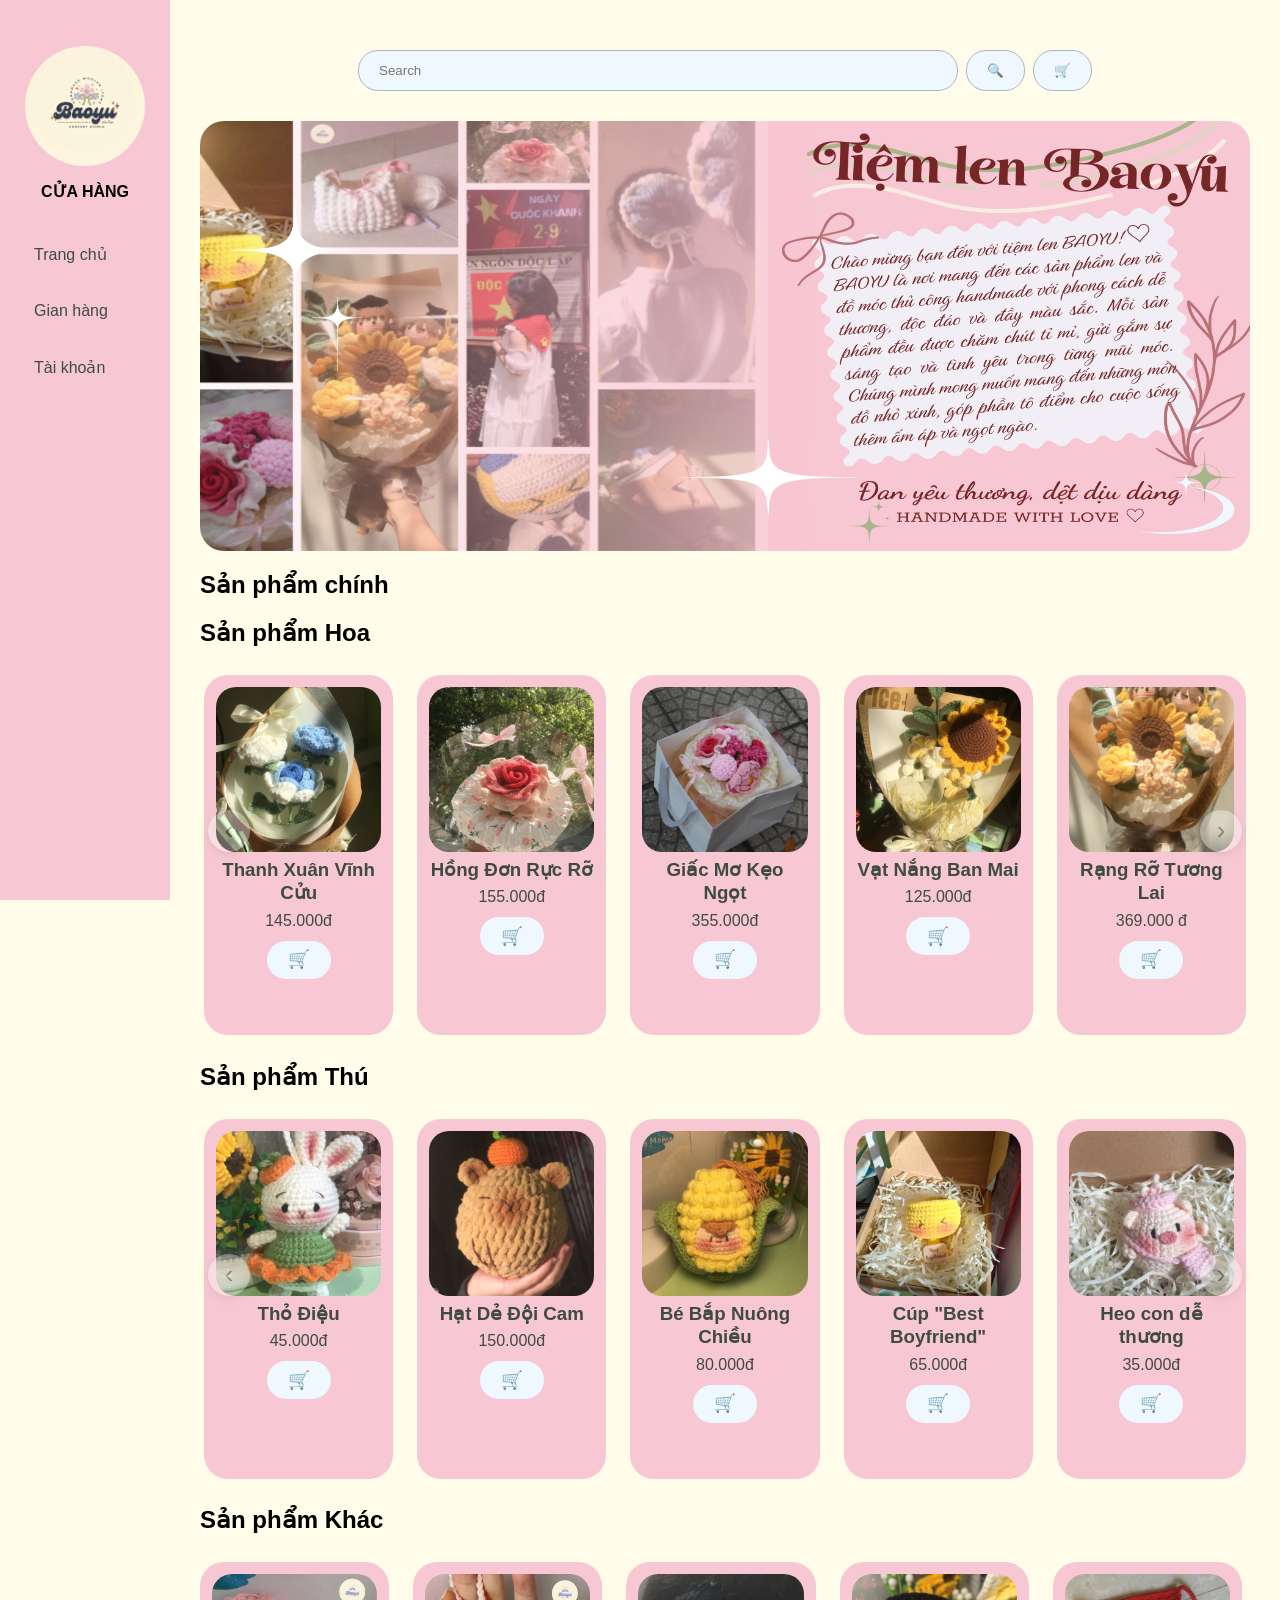
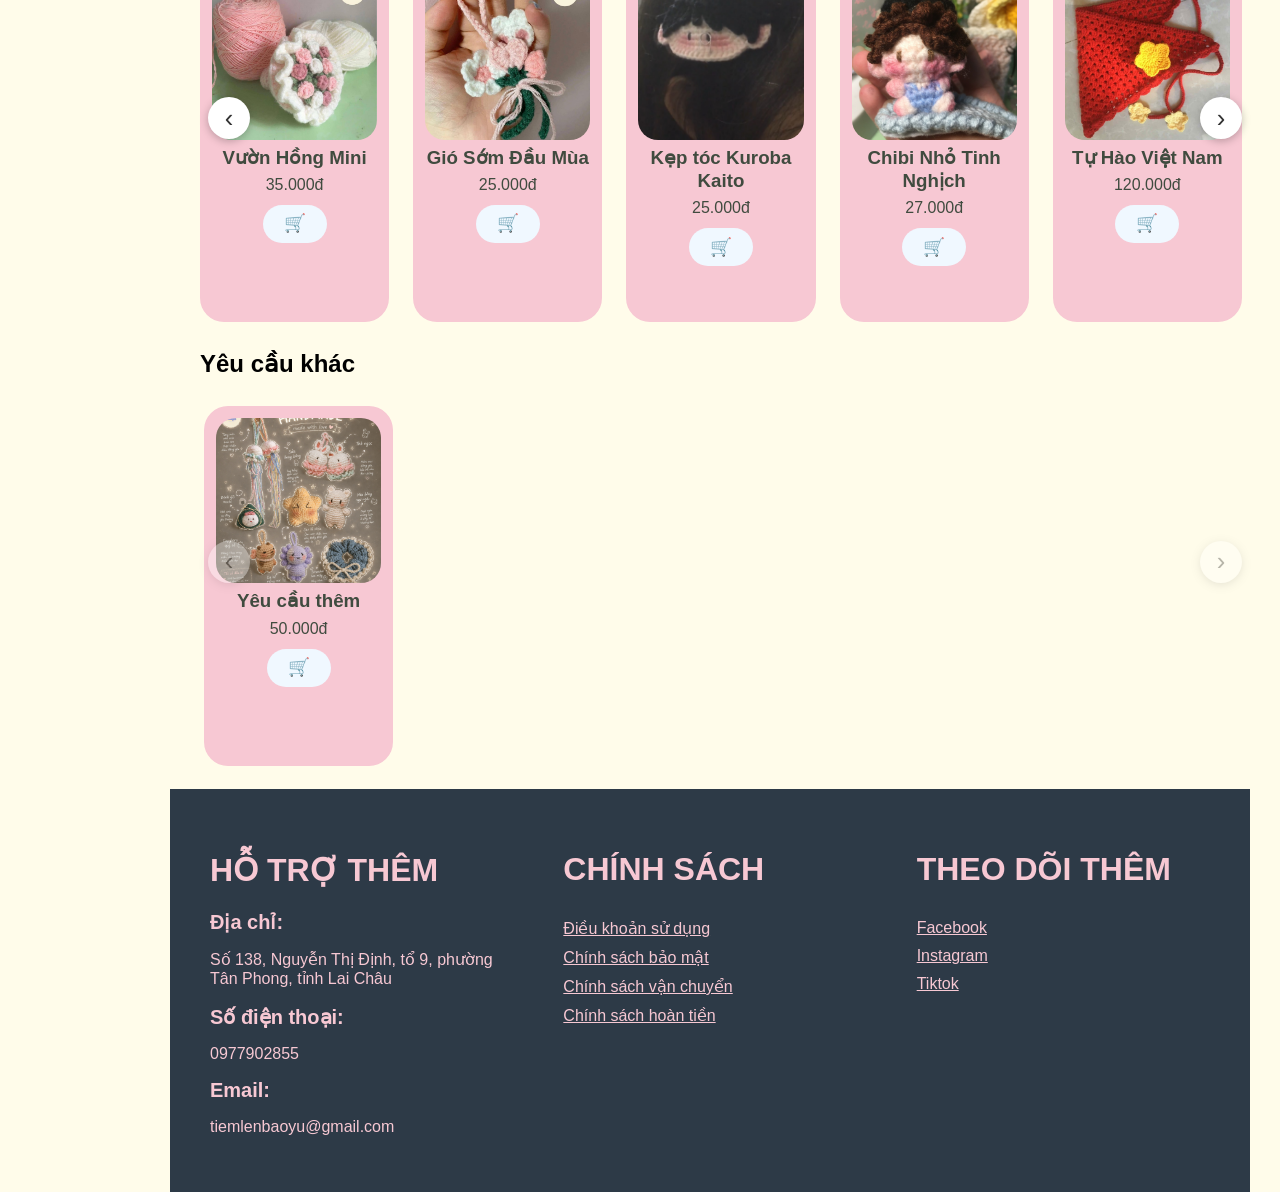
<file: index.html>
<!doctype html>
<html lang="vi">
   <head>
     <meta charset="UTF-8">
     <meta name="viewport" content="width=device-width, initial-scale=1.0">
     <link 
     rel="stylesheet" 
     href="style.css">
     <script src="script.js" defer></script>
     <title>Tiệm len của Baoyuu</title>
   </head>
   <body>
      <header>
         <div class="search-box">
            <input type="text" id="search-input" placeholder="Search" autocomplete="off">
            <button type="button" id="search-btn"> 🔍 </button>
            <button type="button" id="cart-open"> 🛒 </button>
         </div>
      </header>

      <main>
         <div class="container">
            <aside class="left">
               <div class="logo">
                  <img 
                  src="logo 1.jpg"
                  alt="logo">
                  <strong>CỬA HÀNG</strong>
               </div>

               <nav class="menu">
                  <a href="#home">Trang chủ</a>
                  <a href="#shop">Gian hàng</a>
                  <a href="dang-nhap.html">Tài khoản</a>
               </nav>
               
            </aside>
         </div>

         <div class="main-content">
            <section class="about-us" id="home">
               <img src="aboutus.png">
            </section>
         </div>

   <!-- Gian hàng chính -->
            <section class="main-shop" id="shop">
               <h1> Sản phẩm chính </h1>
            </section>

      <!-- SẢN PHẨM HOA -->
            <section class="slider-wrap">
               <div class="title">
                  <h2> Sản phẩm Hoa</h2>
               </div>

               <button class="slider-btn prev" type="button" aria-label="Xem sản phẩm trước">‹</button>
               <div class="slider-track">
                  <div class="sp">
                     <img src="Sản phẩm\SP Hoa\Blue-rose (1).jpg" alt="Hoa hồng xanh">
                     <h3> Thanh Xuân Vĩnh Cửu </h3>
                     <p class="price"> 145.000đ </p>
                     <button id="add-to-cart" class="cart-1st" data-img="Sản phẩm\SP Hoa\Blue-rose (1).jpg" data-id="Blue-rose" data-name="Thanh Xuân Vĩnh Cửu" data-price="145000">
                        🛒 
                     </button>
                  </div>

                  <div class="sp">
                     <img src="Sản phẩm\SP Hoa\red-rose.jpg" alt="Hoa hồng đỏ">
                     <h3> Hồng Đơn Rực Rỡ </h3>
                     <p class="price"> 155.000đ </p>
                     <button id="add-to-cart" class="cart-1st" data-img="Sản phẩm\SP Hoa\red-rose.jpg" data-id="red-rose" data-name="Hồng Đơn Rực Rỡ " data-price="155000">
                        🛒 
                     </button>
                  </div>

                  <div class="sp">
                     <img src="Sản phẩm\SP Hoa\rose(1).jpg" alt="Hoa hồng">
                     <h3> Giấc Mơ Kẹo Ngọt </h3>
                     <p class="price"> 355.000đ </p>
                     <button id="add-to-cart" class="cart-1st" data-img="Sản phẩm\SP Hoa\rose(1).jpg" data-id="rose" data-name="Giấc Mơ Kẹo Ngọt" data-price="355000">
                        🛒 
                     </button>
                  </div>

                  <div class="sp">
                     <img src="Sản phẩm\SP Hoa\Sunflower-bé (1).jpg" alt="Hướng dương bé">
                     <h3> Vạt Nắng Ban Mai </h3>
                     <p class="price"> 125.000đ </p>
                     <button id="add-to-cart" class="cart-1st" data-img="Sản phẩm\SP Hoa\Sunflower-bé (1).jpg" data-id="sunflower" data-name="Vạt Nắng Ban Mai" data-price="125000">
                        🛒 
                     </button>
                  </div>

                  <div class="sp">
                     <img src="Sản phẩm\SP Hoa\Sunflower-to (4).jpg" alt="Hướng dương bé">
                     <h3> Rạng Rỡ Tương Lai </h3>
                     <p class="price"> 369.000 đ </p>
                     <button id="add-to-cart" class="cart-1st" data-img="Sản phẩm\SP Hoa\Sunflower-to (4).jpg" data-id="sunflower-to" data-name="Rạng Rỡ Tương Lai" data-price="369000">
                        🛒 
                     </button>
                  </div>
               </div>

               <button class="slider-btn next" type="button" aria-label="Xem sản phẩm sau">›</button>
            </section>

      <!-- SẢN PHẨM THÚ -->
            <section class="slider-wrap">
               <div class="title">
                     <h2> Sản phẩm Thú</h2>
               </div>
               <button class="slider-btn prev" type="button" aria-label="Xem sản phẩm trước">‹</button>
               <div class="slider-track">
                  <div class="sp">
                     <img src="Sản phẩm\SP Thú\bun (1).jpg" alt="Thỏ">
                     <h3> Thỏ Điệu </h3>
                     <p class="price"> 45.000đ </p>
                     <button id="add-to-cart" class="cart-1st" data-img="Sản phẩm\SP Thú\bun (1).jpg" data-id="tho-01" data-name="Thỏ Điệu" data-price="45000">
                        🛒 
                     </button>
                  </div>

                  <div class="sp">
                     <img src="Sản phẩm\SP Thú\capy (1).jpg" alt="Capybara">
                     <h3> Hạt Dẻ Đội Cam </h3>
                     <p class="price"> 150.000đ </p>
                     <button id="add-to-cart" class="cart-1st" data-img="Sản phẩm\SP Thú\capy (1).jpg" data-id="capy-01" data-name="Hạt Dẻ Đội Cam" data-price="150000">
                        🛒 
                     </button>
                  </div>

                  <div class="sp">
                     <img src="Sản phẩm\SP Thú\corn (1).jpg" alt="Ngô">
                     <h3> Bé Bắp Nuông Chiều </h3>
                     <p class="price"> 80.000đ </p>
                     <button id="add-to-cart" class="cart-1st" data-img="Sản phẩm\SP Thú\corn (1).jpg" data-id="corn-01" data-name="Bé Bắp Nuông Chiều" data-price="80000">
                        🛒 
                     </button>
                  </div>

                  <div class="sp">
                     <img src="Sản phẩm\SP Thú\cup (1).jpg" alt="Cup">
                     <h3> Cúp "Best Boyfriend"</h3>
                     <p class="price"> 65.000đ </p>
                     <button id="add-to-cart" class="cart-1st" data-img="Sản phẩm\SP Thú\cup (1).jpg" data-id="cup-01" data-name="Cúp Best Boyfriend" data-price="65000">
                        🛒 
                     </button>
                  </div>

                  <div class="sp">
                     <img src="Sản phẩm\SP Thú\heo(5).jpg" alt="Heo">
                     <h3> Heo con dễ thương </h3>
                     <p class="price"> 35.000đ </p>
                     <button id="add-to-cart" class="cart-1st" data-img="Sản phẩm\SP Thú\heo(5).jpg" data-id="heo" data-name="Heo con dễ thương" data-price="35000">
                        🛒 
                     </button>
                  </div>
               </div>

               <button class="slider-btn next" type="button" aria-label="Xem sản phẩm sau">›</button>
            </section>

      <!-- SẢN PHẨM KHÁC -->
            <section class="slider-wrap">
               <div class="title">
                     <h2> Sản phẩm Khác</h2>
               </div>

               <button class="slider-btn prev" type="button" aria-label="Xem sản phẩm trước">‹</button>
               <div class="slider-track">
                  <div class="sp">
                     <img src="Sản phẩm\SP Khác\Bó hồng mini.jpg" alt="minirose">
                     <h3> Vườn Hồng Mini </h3>
                     <p class="price"> 35.000đ </p>
                     <button id="add-to-cart" class="cart-1st" data-img="Sản phẩm\SP Khác\Bó hồng mini.jpg" data-id="minirose" data-name="Vườn Hồng Mini" data-price="35000">
                        🛒 
                     </button>
                  </div>

                  <div class="sp">
                     <img src="Sản phẩm\SP Khác\charm hoa.jpg" alt="charm-hoa">
                     <h3> Gió Sớm Đầu Mùa </h3>
                     <p class="price"> 25.000đ </p>
                     <button id="add-to-cart" class="cart-1st" data-img="Sản phẩm\SP Khác\charm hoa.jpg" data-id="charm-hoa" data-name="Gió Sớm Đầu Mùa" data-price="25000">
                        🛒 
                     </button>
                  </div>

                  <div class="sp">
                     <img src="Sản phẩm\SP Khác\Kẹp (1).jpg" alt="Kẹp">
                     <h3> Kẹp tóc Kuroba Kaito </h3>
                     <p class="price"> 25.000đ </p>
                     <button id="add-to-cart" class="cart-1st" data-img="Sản phẩm\SP Khác\Kẹp (1).jpg" data-id="kep" data-name="Kẹp tóc Kuroba Kaito" data-price="25000">
                        🛒 
                     </button>
                  </div>

                  <div class="sp">
                     <img src="Sản phẩm\SP Khác\kẹp full body (1).jpg" alt="Kẹp doll">
                     <h3> Chibi Nhỏ Tinh Nghịch </h3>
                     <p class="price"> 27.000đ </p>
                     <button id="add-to-cart" class="cart-1st" data-img="Sản phẩm\SP Khác\kẹp full body (1).jpg" data-id="kep-doll" data-name="Chibi Nhỏ Tinh Nghịch" data-price="27000">
                        🛒 
                     </button>
                  </div>

                  <div class="sp">
                     <img src="Sản phẩm\SP Khác\khăn cờ đỏ (1).jpg" alt="Khăn">
                     <h3> Tự Hào Việt Nam </h3>
                     <p class="price"> 120.000đ </p>
                     <button id="add-to-cart" class="cart-1st" data-img="Sản phẩm\SP Khác\khăn cờ đỏ (1).jpg" data-id="khan" data-name="Tự Hào Việt Nam" data-price="120000">
                        🛒 
                     </button>
                  </div>

                  <div class="sp">
                     <img src="Sản phẩm\SP Khác\Túi may mắn (1).jpg" alt="túi">
                     <h3> Túi Tấm Cám "Kẹo Bông Điệu Đà" </h3>
                     <p class="price"> 45.000đ </p>
                     <button id="add-to-cart" class="cart-1st" data-img="Sản phẩm\SP Khác\Túi may mắn (1).jpg" data-id="tui" data-name="Túi Tấm Cám Kẹo Bông Điệu Đà" data-price="45000">
                        🛒 
                     </button>
                  </div>

                  <div class="sp">
                     <img src="Sản phẩm\SP Khác\túi đeo tay.jpg" alt="túi đeo">
                     <h3> Mây Trắng Quai Hồng </h3>
                     <p class="price"> 200.000đ </p>
                     <button id="add-to-cart" class="cart-1st" data-img="Sản phẩm\SP Khác\túi đeo tay.jpg" data-id="tui-deo" data-name="Mây Trắng Quai Hồng" data-price="200000">
                        🛒 
                     </button>
                  </div>

                  <div class="sp">
                     <img src="Sản phẩm\SP Khác\Túi-sao (1).jpg" alt="Túi sao">
                     <h3> Ngôi Sao May Mắn </h3>
                     <p class="price"> 180.000đ </p>
                     <button id="add-to-cart" class="cart-1st" data-img="Sản phẩm\SP Khác\Túi-sao (1).jpg" data-id="tui-sao" data-name="Ngôi Sao May Mắn" data-price="180000">
                        🛒 
                     </button>
                  </div>

                  <div class="sp">
                     <img src="Sản phẩm\SP Khác\Volleyball (1).jpg" alt="volleyball">
                     <h3> Bóng Chuyền Năng Động </h3>
                     <p class="price"> 220.000đ </p>
                     <button id="add-to-cart" class="cart-1st" data-img="Sản phẩm\SP Khác\Volleyball (1).jpg" data-id="volleyball" data-name="Bóng Chuyền Năng Động" data-price="220000">
                        🛒 
                     </button>
                  </div>

                  <div class="sp">
                     <img src="Sản phẩm\SP Khác\Scrunches (1).jpg" alt="Scrunches">
                     <h3> Mây Xanh Điệu Đà </h3>
                     <p class="price"> 55.000đ </p>
                     <button id="add-to-cart" class="cart-1st" data-img="Sản phẩm\SP Khác\Scrunches (1).jpg" data-id="Scrunches" data-name="Mây Xanh Điệu Đà " data-price="55000">
                        🛒 
                     </button>
                  </div>

               </div>

               <button class="slider-btn next" type="button" aria-label="Xem sản phẩm sau">›</button>
            </section>

      <!-- YÊU CẦU RIÊNG -->
            <section class="slider-wrap">
               <div class="title">
                     <h2> Yêu cầu khác </h2>
               </div>

               <button class="slider-btn prev" type="button" aria-label="Xem sản phẩm trước">‹</button>
               <div class="slider-track">
                  <div class="sp">
                     <img src="Sản phẩm\SP Khác\móc khóa xinh.jpg" alt="Custom">
                     <h3> Yêu cầu thêm </h3>
                     <p class="price"> 50.000đ </p>
                     <button id="add-to-cart" class="cart-1st" data-img="Sản phẩm\SP Khác\móc khóa xinh.jpg" data-id="custom" data-name="Yêu cầu thêm" data-price="50000">
                        🛒 
                     </button>
                  </div>
               </div>
               <button class="slider-btn next" type="button" aria-label="Xem sản phẩm sau">›</button>
            </section>
         </div>

   <!-- Pop-up theo dõi đơn -->
         <div id="order-cart" class="cart-overlay">
            <div class="cart-content">
               <button type="button" class="close-cart"> ✕ </button>
               <h2> GIỎ HÀNG CỦA BẠN </h2>

               <div id="cart-items">
                  <p class="empty-cart"> Chưa có sản phẩm nào trong giỏ hàng của bạn </p>
               </div>

               <div class="cart-summary">
                  <strong> Tổng tiền: <span id="cart-total">0đ</span></strong>
               </div>

               <label for="cart-note" class="note-label"> Ghi chú cho tiệm</label>
               <textarea id="cart-note" rows="3" maxlength="300"
                  placeholder="Ví dụ: đổi màu hoa sang hồng, gói quà, giao giờ hành chính..."></textarea>

               <button type="button" id="checkout-btn" class="checkout-btn">Thanh toán</button>

            </div>
         </div>

      </main>

      
      <footer id="footer">

         <div class="footer-column">
            <h1> HỖ TRỢ THÊM </h1>
            <div class="support-item">
               <h2> Địa chỉ: </h2>
                  <p> Số 138, Nguyễn Thị Định, tổ 9, phường Tân Phong, tỉnh Lai Châu </p>

               <h2> Số điện thoại: </h2>
                  <p> 0977902855 </p>

               <h2> Email: </h2>
                  <p> tiemlenbaoyu@gmail.com </p>
            </div>
         </div>
         
         <div class="footer-column">
            <div class="follow">
               <h1> CHÍNH SÁCH </h1>

               <a href="dieu-khoan.html"> Điều khoản sử dụng </a>
               <a href="chinh-sach-bao-mat.html"> Chính sách bảo mật </a>
               <a href="chinh-sach-van-chuyen.html"> Chính sách vận chuyển</a>
               <a href="chinh-sach-hoan-tien.html"> Chính sách hoàn tiền</a>
            </div>
         </div>

         <div class="footer-column">
            <div class="follow">
               <h1> THEO DÕI THÊM </h1>

               <a href="https://www.facebook.com/share/1FycUF4z9r/?mibextid=wwXIfr "> Facebook </a>
               <a href="https://www.instagram.com/dbngoc_181"> Instagram </a>
               <a href="https://www.tiktok.com/@baoyu181"> Tiktok </a>

            </div>
         </div>

      </footer>

      
   </body> 
</html>
</file>
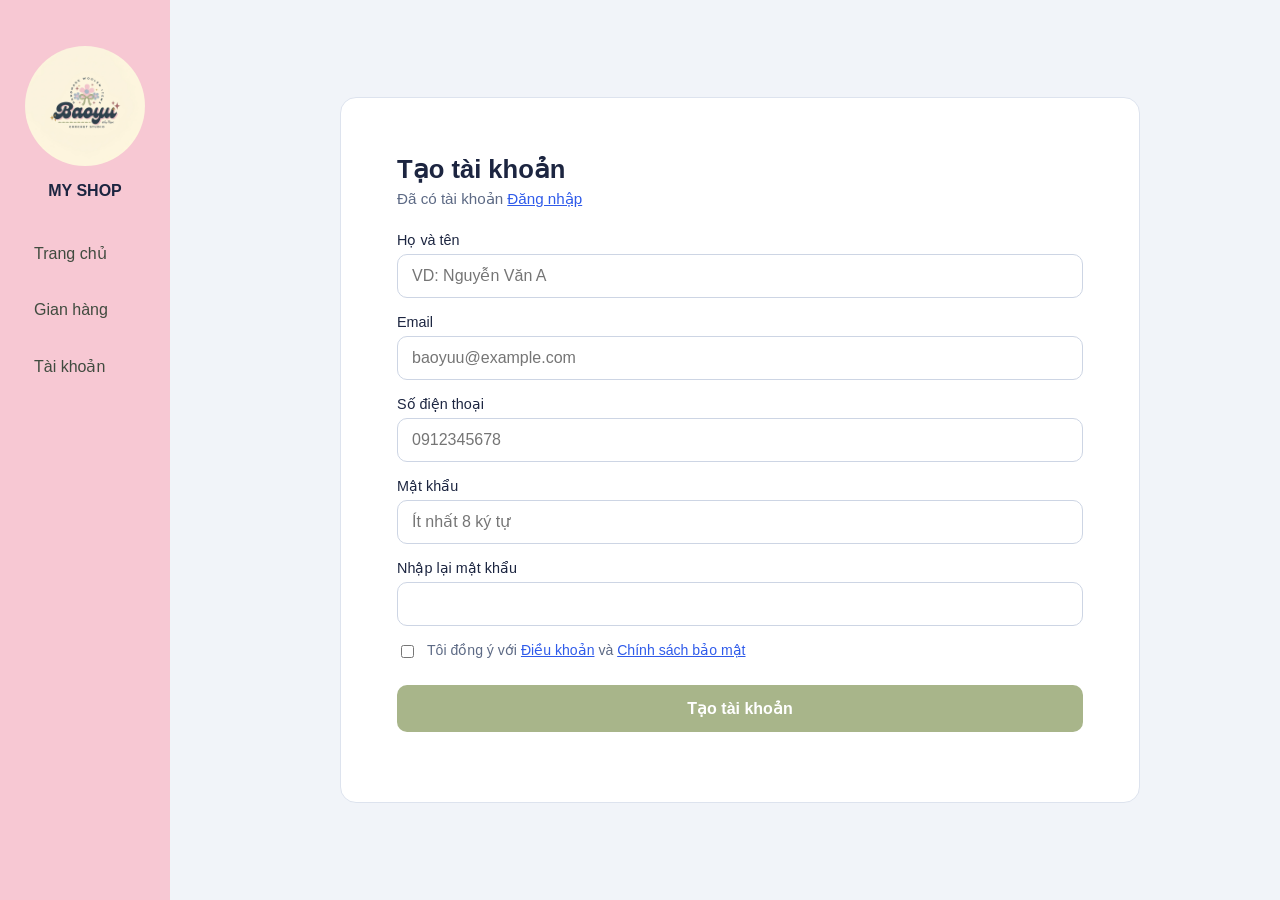
<file: account.html>
<!DOCTYPE html>
<html lang="vi">
<head>
    <meta charset="UTF-8">
    <meta name="viewport" content="width=device-width, initial-scale=1.0">
    <title> My account</title>
    <link 
     rel="stylesheet" 
     href="style2.css">
</head>
<body>
    <main class="card">
        <div class="container">
            <aside class="left">
               <div class="logo">
                  <img 
                  src="logo 1.jpg"
                  alt="logo">
                  <strong>MY SHOP</strong>
               </div>

               <nav class="menu">
                  <a href="index.html">Trang chủ</a>
                  <a href="index.html #shop">Gian hàng</a>
                  <a href="account.html">Tài khoản</a>
               </nav>
            </aside>
        </div>
        <section>
            <h1> Tạo tài khoản </h1>
            <p class="sub">Đã có tài khoản <a href="dang-nhap.html"> Đăng nhập </a></p>

            <form id="registerForm" novalidate>
                <div class="field">
                    <label for="name">Họ và tên</label>
                    <input id="name" type="text" autocomplete="name" placeholder="VD: Nguyễn Văn A">
                    <small class="error" id="err-name"></small>
                </div>

                <div class="field">
                    <label for="email">Email</label>
                    <input id="email" type="email" autocomplete="email" placeholder="baoyuu@example.com">
                    <small class="error" id="err-email"></small>
                </div>

                <div class="field">
                    <label for="phone">Số điện thoại</label>
                    <input id="phone" type="tel" autocomplete="tel" placeholder="0912345678">
                    <small class="error" id="err-phone"></small>
                </div>

                <div class="field">
                    <label for="password">Mật khẩu</label>
                    <input id="password" type="password" autocomplete="new-password" placeholder="Ít nhất 8 ký tự">
                    <small class="error" id="err-password"></small>
                </div>

                <div class="field">
                    <label for="confirm">Nhập lại mật khẩu</label>
                    <input id="confirm" type="password" autocomplete="new-password">
                    <small class="error" id="err-confirm"></small>
                </div>

                <label class="check">
                    <input id="agree" type="checkbox">
                    <span>Tôi đồng ý với <a href="dieu-khoan.html">Điều khoản</a> và <a href="chinh-sach-bao-mat.html">Chính sách bảo mật</a></span>
                </label>
                <small class="error" id="err-agree"></small>

                <button type="submit">Tạo tài khoản</button>
                <p id="result"></p>
            </form>
        </section>
    </main>
    <script src="script2.js"></script>
</body>
</html>
</file>
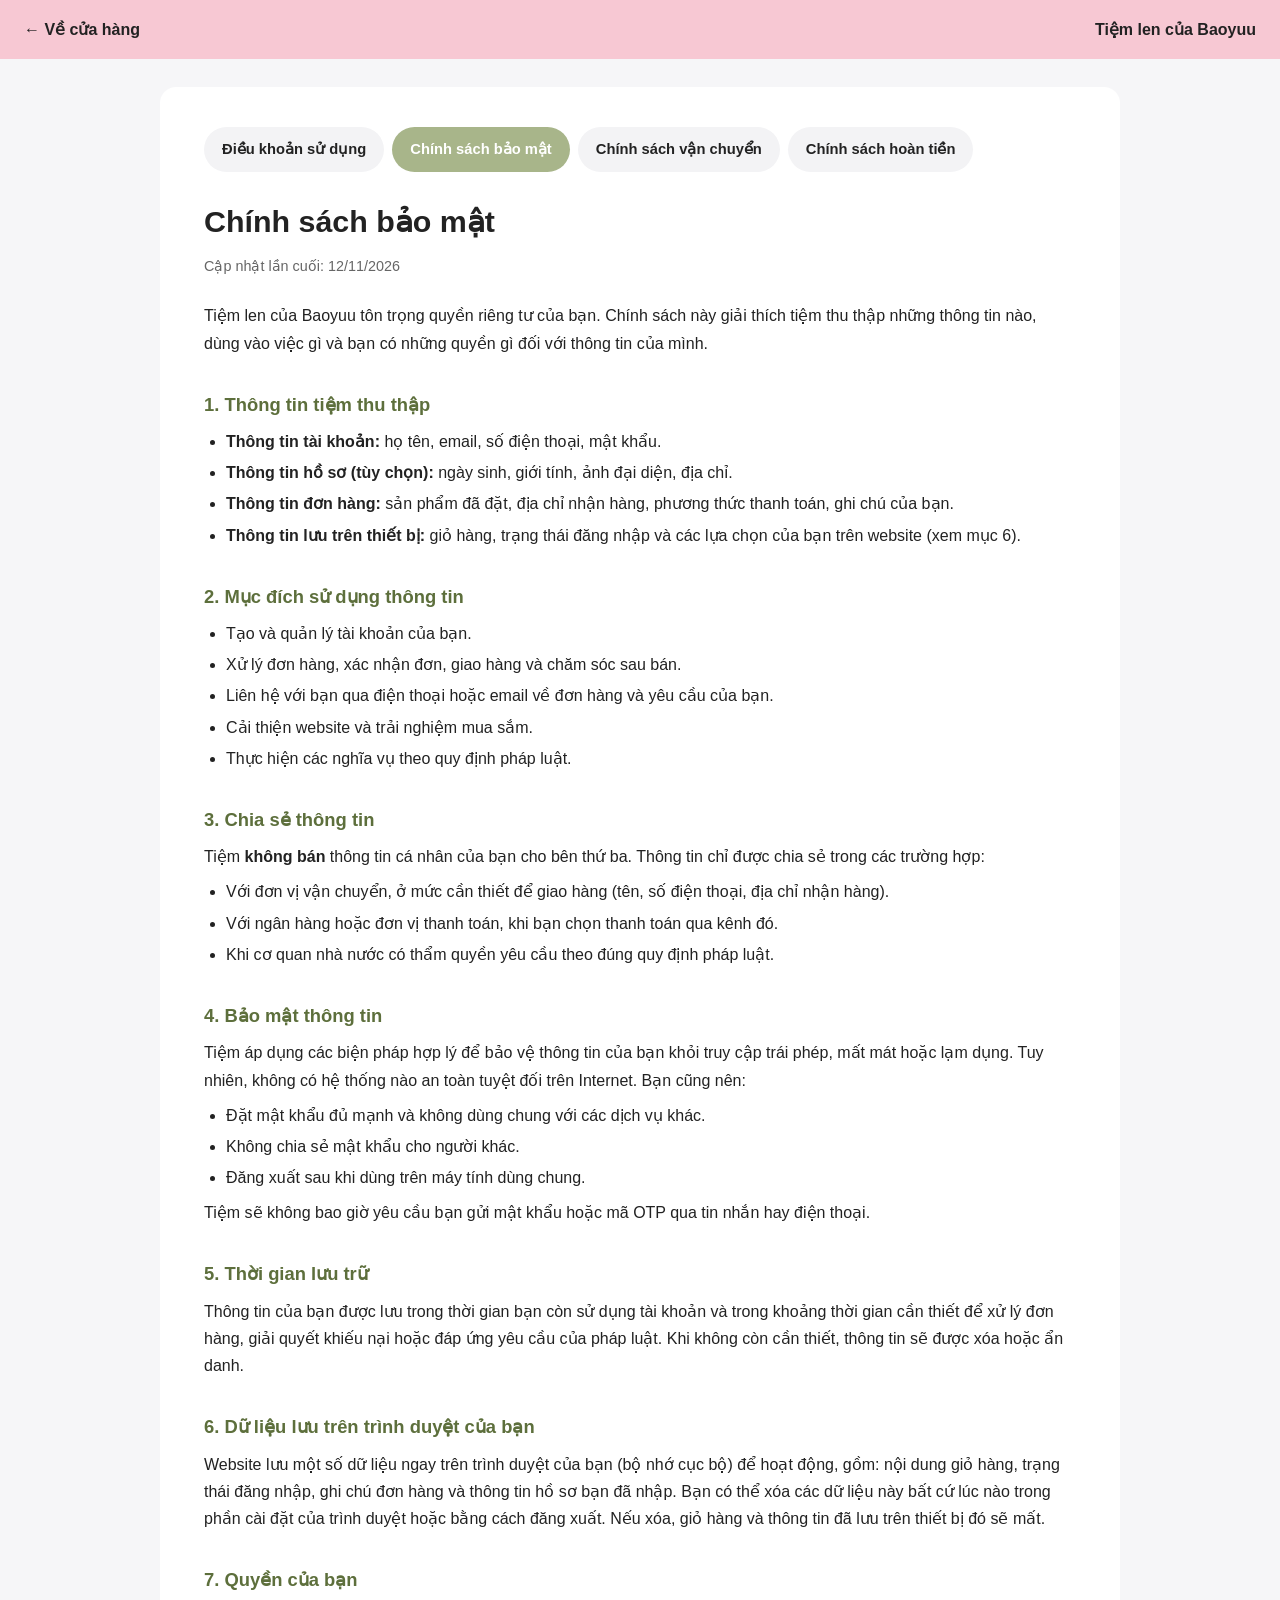
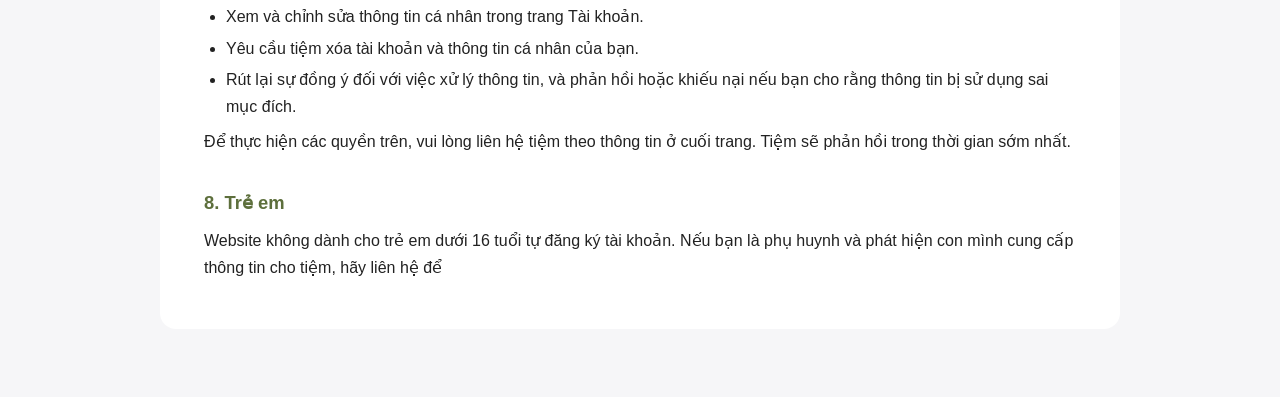
<file: chinh-sach-bao-mat.html>
<!doctype html>
<html lang="vi">
<head>
  <meta charset="UTF-8">
  <meta name="viewport" content="width=device-width, initial-scale=1.0">
  <title>Chính sách bảo mật | Tiệm len của Baoyuu</title>
  <link
    rel="stylesheet"
    href="style3.css">
</head>
<body>
  <div class="top">
    <a href="index.html">← Về cửa hàng</a>
    <a href="index.html#shop">Tiệm len của Baoyuu</a>
  </div>

  <main class="page">
    <article class="doc">
      <nav class="switch" aria-label="Chuyển trang">
        <a href="dieu-khoan.html">Điều khoản sử dụng</a>
        <a href="chinh-sach-bao-mat.html" class="active">Chính sách bảo mật</a>
        <a href="chinh-sach-van-chuyen.html"> Chính sách vận chuyển</a>
        <a href="chinh-sach-hoan-tien.html"> Chính sách hoàn tiền</a>
      </nav>

      <h1>Chính sách bảo mật</h1>
      <p class="updated">Cập nhật lần cuối: 12/11/2026</p>

      <p>Tiệm len của Baoyuu tôn trọng quyền riêng tư của bạn. Chính sách này giải thích tiệm thu thập những thông tin nào, dùng vào việc gì và bạn có những quyền gì đối với thông tin của mình.</p>

      <h2>1. Thông tin tiệm thu thập</h2>
      <ul>
        <li><strong>Thông tin tài khoản:</strong> họ tên, email, số điện thoại, mật khẩu.</li>
        <li><strong>Thông tin hồ sơ (tùy chọn):</strong> ngày sinh, giới tính, ảnh đại diện, địa chỉ.</li>
        <li><strong>Thông tin đơn hàng:</strong> sản phẩm đã đặt, địa chỉ nhận hàng, phương thức thanh toán, ghi chú của bạn.</li>
        <li><strong>Thông tin lưu trên thiết bị:</strong> giỏ hàng, trạng thái đăng nhập và các lựa chọn của bạn trên website (xem mục 6).</li>
      </ul>

      <h2>2. Mục đích sử dụng thông tin</h2>
      <ul>
        <li>Tạo và quản lý tài khoản của bạn.</li>
        <li>Xử lý đơn hàng, xác nhận đơn, giao hàng và chăm sóc sau bán.</li>
        <li>Liên hệ với bạn qua điện thoại hoặc email về đơn hàng và yêu cầu của bạn.</li>
        <li>Cải thiện website và trải nghiệm mua sắm.</li>
        <li>Thực hiện các nghĩa vụ theo quy định pháp luật.</li>
      </ul>

      <h2>3. Chia sẻ thông tin</h2>
      <p>Tiệm <strong>không bán</strong> thông tin cá nhân của bạn cho bên thứ ba. Thông tin chỉ được chia sẻ trong các trường hợp:</p>
      <ul>
        <li>Với đơn vị vận chuyển, ở mức cần thiết để giao hàng (tên, số điện thoại, địa chỉ nhận hàng).</li>
        <li>Với ngân hàng hoặc đơn vị thanh toán, khi bạn chọn thanh toán qua kênh đó.</li>
        <li>Khi cơ quan nhà nước có thẩm quyền yêu cầu theo đúng quy định pháp luật.</li>
      </ul>

      <h2>4. Bảo mật thông tin</h2>
      <p>Tiệm áp dụng các biện pháp hợp lý để bảo vệ thông tin của bạn khỏi truy cập trái phép, mất mát hoặc lạm dụng. Tuy nhiên, không có hệ thống nào an toàn tuyệt đối trên Internet. Bạn cũng nên:</p>
      <ul>
        <li>Đặt mật khẩu đủ mạnh và không dùng chung với các dịch vụ khác.</li>
        <li>Không chia sẻ mật khẩu cho người khác.</li>
        <li>Đăng xuất sau khi dùng trên máy tính dùng chung.</li>
      </ul>
      <p>Tiệm sẽ không bao giờ yêu cầu bạn gửi mật khẩu hoặc mã OTP qua tin nhắn hay điện thoại.</p>

      <h2>5. Thời gian lưu trữ</h2>
      <p>Thông tin của bạn được lưu trong thời gian bạn còn sử dụng tài khoản và trong khoảng thời gian cần thiết để xử lý đơn hàng, giải quyết khiếu nại hoặc đáp ứng yêu cầu của pháp luật. Khi không còn cần thiết, thông tin sẽ được xóa hoặc ẩn danh.</p>

      <h2>6. Dữ liệu lưu trên trình duyệt của bạn</h2>
      <p>Website lưu một số dữ liệu ngay trên trình duyệt của bạn (bộ nhớ cục bộ) để hoạt động, gồm: nội dung giỏ hàng, trạng thái đăng nhập, ghi chú đơn hàng và thông tin hồ sơ bạn đã nhập. Bạn có thể xóa các dữ liệu này bất cứ lúc nào trong phần cài đặt của trình duyệt hoặc bằng cách đăng xuất. Nếu xóa, giỏ hàng và thông tin đã lưu trên thiết bị đó sẽ mất.</p>

      <h2>7. Quyền của bạn</h2>
      <ul>
        <li>Xem và chỉnh sửa thông tin cá nhân trong trang Tài khoản.</li>
        <li>Yêu cầu tiệm xóa tài khoản và thông tin cá nhân của bạn.</li>
        <li>Rút lại sự đồng ý đối với việc xử lý thông tin, và phản hồi hoặc khiếu nại nếu bạn cho rằng thông tin bị sử dụng sai mục đích.</li>
      </ul>
      <p>Để thực hiện các quyền trên, vui lòng liên hệ tiệm theo thông tin ở cuối trang. Tiệm sẽ phản hồi trong thời gian sớm nhất.</p>

      <h2>8. Trẻ em</h2>
      <p>Website không dành cho trẻ em dưới 16 tuổi tự đăng ký tài khoản. Nếu bạn là phụ huynh và phát hiện con mình cung cấp thông tin cho tiệm, hãy liên hệ để
</file>
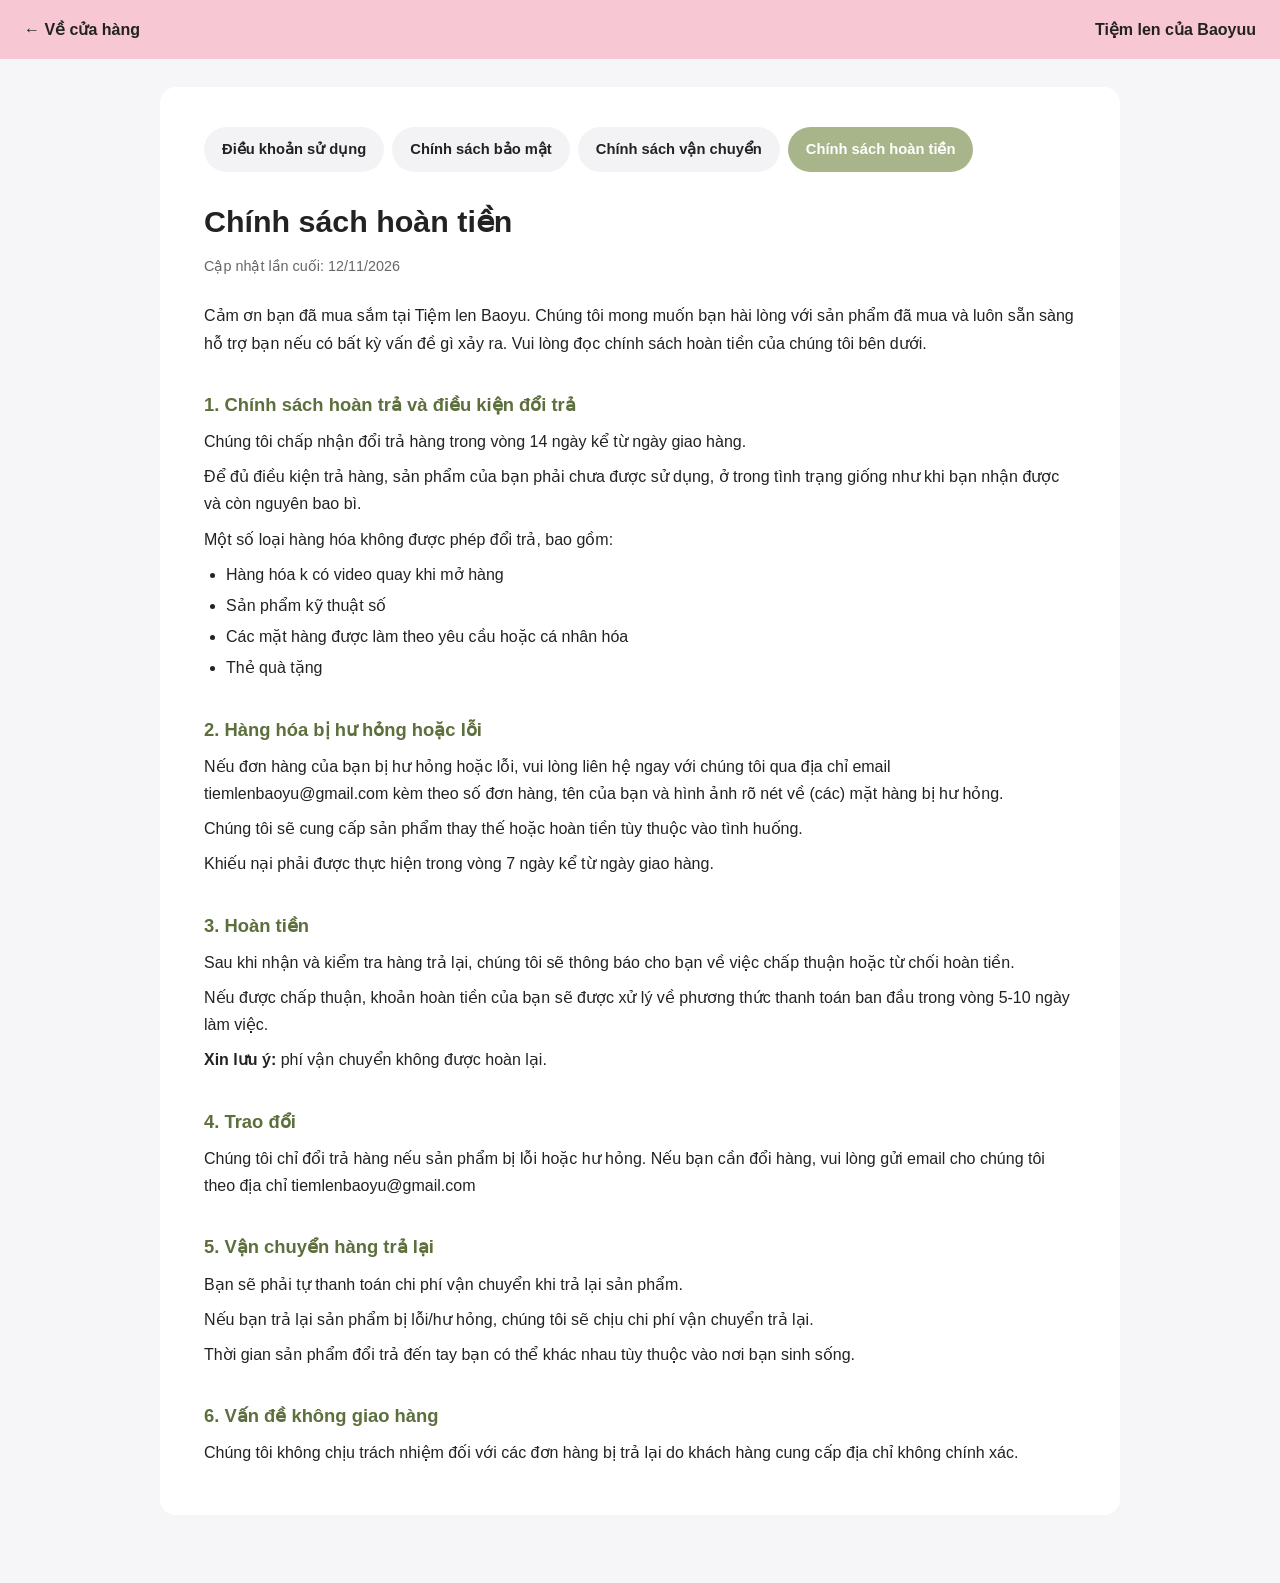
<file: chinh-sach-hoan-tien.html>
<!doctype html>
<html lang="vi">
<head>
  <meta charset="UTF-8">
  <meta name="viewport" content="width=device-width, initial-scale=1.0">
  <title>Chính sách vận chuyển | Tiệm len của Baoyuu</title>
    <link
    rel="stylesheet"
    href="style3.css">
</head>
<body>
  <div class="top">
    <a href="index.html">← Về cửa hàng</a>
    <a href="index.html#shop">Tiệm len của Baoyuu</a>
  </div>

  <main class="page">
    <article class="doc">
      <nav class="switch" aria-label="Chuyển trang">
        <a href="dieu-khoan.html">Điều khoản sử dụng</a>
        <a href="chinh-sach-bao-mat.html">Chính sách bảo mật</a>
        <a href="chinh-sach-van-chuyen.html"> Chính sách vận chuyển</a>
        <a href="chinh-sach-hoan-tien.html" class="active"> Chính sách hoàn tiền</a>
      </nav>

      <h1>Chính sách hoàn tiền</h1>
      <p class="updated">Cập nhật lần cuối: 12/11/2026</p>

      <p>Cảm ơn bạn đã mua sắm tại Tiệm len Baoyu. Chúng tôi mong muốn bạn hài lòng với sản phẩm đã mua và luôn sẵn sàng hỗ trợ bạn nếu có bất kỳ vấn đề gì xảy ra. Vui lòng đọc chính sách hoàn tiền của chúng tôi bên dưới.</p>

      <h2>1.  Chính sách hoàn trả và điều kiện đổi trả </h2>
      <p> Chúng tôi chấp nhận đổi trả hàng trong vòng 14 ngày kể từ ngày giao hàng. </p>
      <p> Để đủ điều kiện trả hàng, sản phẩm của bạn phải chưa được sử dụng, ở trong tình trạng giống như khi bạn nhận được và còn nguyên bao bì. </p>
      <p> Một số loại hàng hóa không được phép đổi trả, bao gồm: </p>
      <ul>
        <li>Hàng hóa k có video quay khi mở hàng </li>
        <li>Sản phẩm kỹ thuật số </li>  
        <li>Các mặt hàng được làm theo yêu cầu hoặc cá nhân hóa </li>
        <li>Thẻ quà tặng</li>
      </uL>

      <h2>2. Hàng hóa bị hư hỏng hoặc lỗi </h2>
      <p>Nếu đơn hàng của bạn bị hư hỏng hoặc lỗi, vui lòng liên hệ ngay với chúng tôi qua địa chỉ email tiemlenbaoyu@gmail.com kèm theo số đơn hàng, tên của bạn và hình ảnh rõ nét về (các) mặt hàng bị hư hỏng. </p>
      <p>Chúng tôi sẽ cung cấp sản phẩm thay thế hoặc hoàn tiền tùy thuộc vào tình huống. </p>
      <p>Khiếu nại phải được thực hiện trong vòng 7 ngày kể từ ngày giao hàng. </p>

      <h2>3. Hoàn tiền </h2>
        <p>Sau khi nhận và kiểm tra hàng trả lại, chúng tôi sẽ thông báo cho bạn về việc chấp thuận hoặc từ chối hoàn tiền. </p>

        <p>Nếu được chấp thuận, khoản hoàn tiền của bạn sẽ được xử lý về phương thức thanh toán ban đầu trong vòng 5-10 ngày làm việc. </p>
        <p><strong>Xin lưu ý:</strong> phí vận chuyển không được hoàn lại. </p>

      <h2>4. Trao đổi  </h2>
      <p>Chúng tôi chỉ đổi trả hàng nếu sản phẩm bị lỗi hoặc hư hỏng. Nếu bạn cần đổi hàng, vui lòng gửi email cho chúng tôi theo địa chỉ tiemlenbaoyu@gmail.com </p>
      
      <h2>5. Vận chuyển hàng trả lại </h2>
      <p>Bạn sẽ phải tự thanh toán chi phí vận chuyển khi trả lại sản phẩm. </p>
      <p>Nếu bạn trả lại sản phẩm bị lỗi/hư hỏng, chúng tôi sẽ chịu chi phí vận chuyển trả lại.</p>
      <p>Thời gian sản phẩm đổi trả đến tay bạn có thể khác nhau tùy thuộc vào nơi bạn sinh sống. </p>

      <h2>6. Vấn đề không giao hàng </h2>
      <p>Chúng tôi không chịu trách nhiệm đối với các đơn hàng bị trả lại do khách hàng cung cấp địa chỉ không chính xác. </p>
</file>
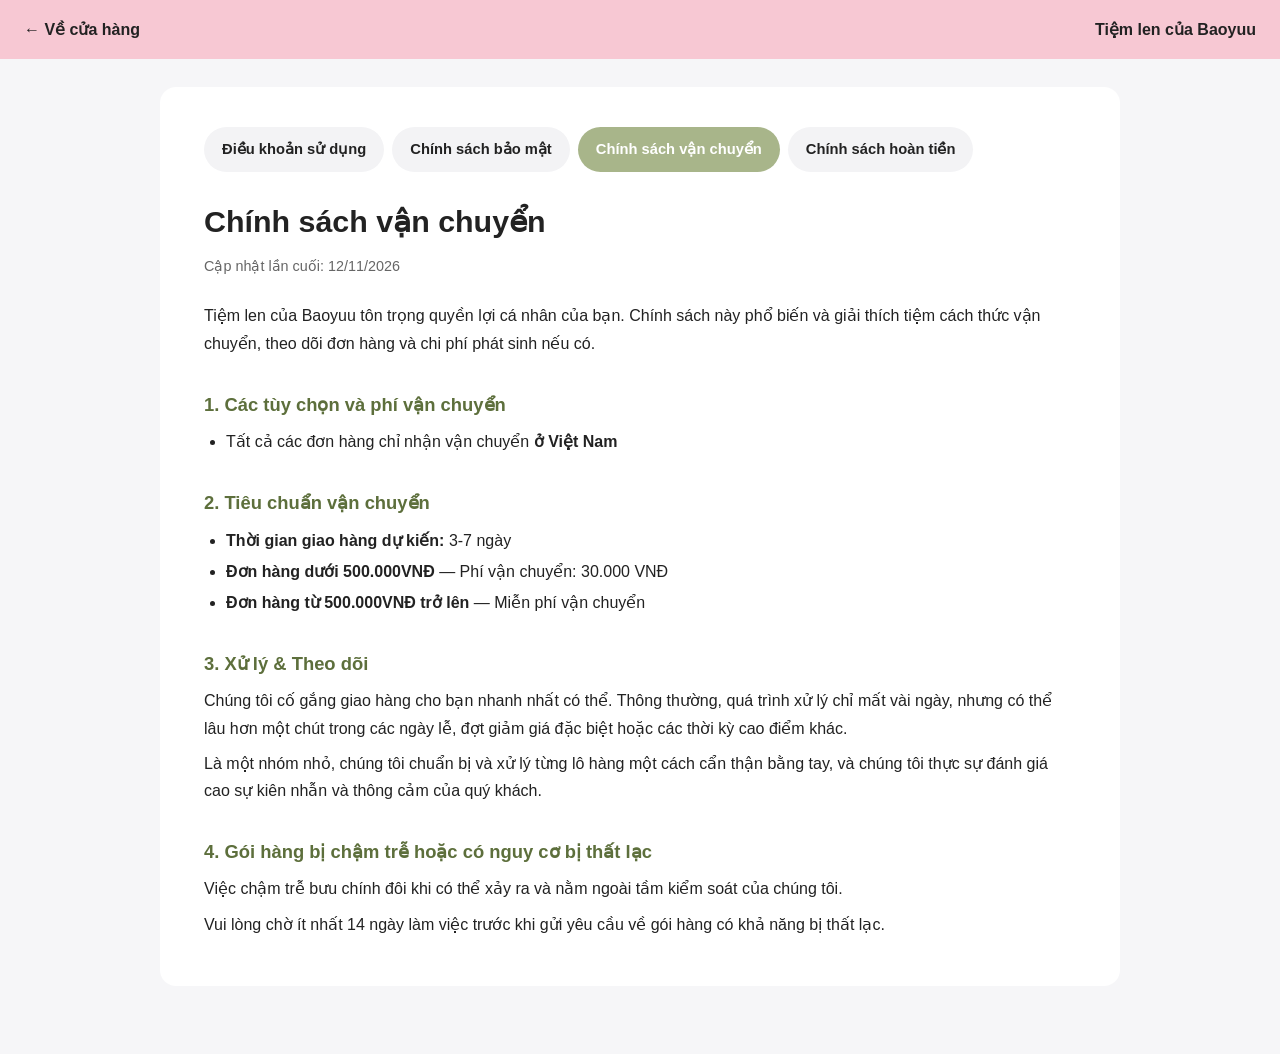
<file: chinh-sach-van-chuyen.html>
<!doctype html>
<html lang="vi">
<head>
  <meta charset="UTF-8">
  <meta name="viewport" content="width=device-width, initial-scale=1.0">
  <title>Chính sách vận chuyển | Tiệm len của Baoyuu</title>
  <link
    rel="stylesheet"
    href="style3.css">
</head>
<body>
  <div class="top">
    <a href="index.html">← Về cửa hàng</a>
    <a href="index.html#shop">Tiệm len của Baoyuu</a>
  </div>

  <main class="page">
    <article class="doc">
      <nav class="switch" aria-label="Chuyển trang">
        <a href="dieu-khoan.html">Điều khoản sử dụng</a>
        <a href="chinh-sach-bao-mat.html">Chính sách bảo mật</a>
        <a href="chinh-sach-van-chuyen.html" class="active"> Chính sách vận chuyển</a>
        <a href="chinh-sach-hoan-tien.html"> Chính sách hoàn tiền</a>
      </nav>

      <h1>Chính sách vận chuyển</h1>
      <p class="updated">Cập nhật lần cuối: 12/11/2026</p>

      <p>Tiệm len của Baoyuu tôn trọng quyền lợi cá nhân của bạn. Chính sách này phổ biến và giải thích tiệm cách thức vận chuyển, theo dõi đơn hàng và chi phí phát sinh nếu có.</p>

      <h2>1. Các tùy chọn và phí vận chuyển</h2>
      <ul>
        <li>Tất cả các đơn hàng chỉ nhận vận chuyển<strong> ở Việt Nam</strong></li>
      </uL>

      <h2>2. Tiêu chuẩn vận chuyển</h2>
      <ul>
        <li><strong>Thời gian giao hàng dự kiến:</strong> 3-7 ngày</li>
        <li><strong>Đơn hàng dưới 500.000VNĐ</strong> — Phí vận chuyển: 30.000 VNĐ</li>
        <li><strong>Đơn hàng từ 500.000VNĐ trở lên</strong> — Miễn phí vận chuyển </li>
      </ul>

      <h2>3. Xử lý & Theo dõi</h2>
        <p>Chúng tôi cố gắng giao hàng cho bạn nhanh nhất có thể. Thông thường, quá trình xử lý chỉ mất vài ngày, nhưng có thể lâu hơn một chút trong các ngày lễ, đợt giảm giá đặc biệt hoặc các thời kỳ cao điểm khác. </p>

        <p>Là một nhóm nhỏ, chúng tôi chuẩn bị và xử lý từng lô hàng một cách cẩn thận bằng tay, và chúng tôi thực sự đánh giá cao sự kiên nhẫn và thông cảm của quý khách.   
        </p>
      </ul>

      <h2>4. Gói hàng bị chậm trễ hoặc có nguy cơ bị thất lạc </h2>
      <p>Việc chậm trễ bưu chính đôi khi có thể xảy ra và nằm ngoài tầm kiểm soát của chúng tôi. </p>
      <p>Vui lòng chờ ít nhất 14 ngày làm việc trước khi gửi yêu cầu về gói hàng có khả năng bị thất lạc.</p>
</file>
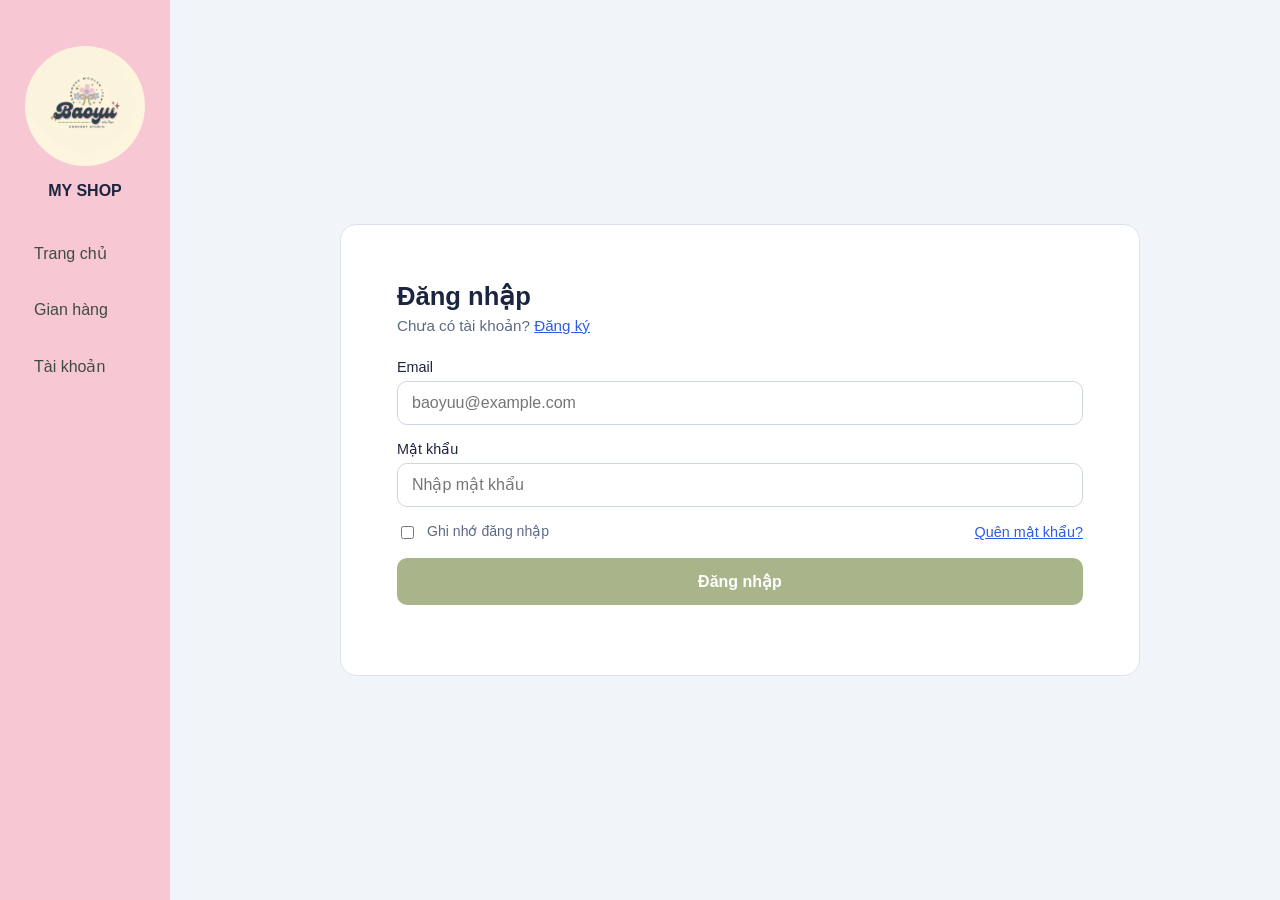
<file: dang-nhap.html>
<!DOCTYPE html>
<html lang="vi">
<head>
    <meta charset="UTF-8">
    <meta name="viewport" content="width=device-width, initial-scale=1.0">
    <title>Đăng nhập | MY SHOP</title>
    <link
     rel="stylesheet" 
     href="style2.css">

</head>
<body>
    <main class="card">
        <div class="container">
            <aside class="left">
               <div class="logo">
                  <img 
                  src="logo 1.jpg"
                  alt="logo">
                  <strong>MY SHOP</strong>
               </div>

               <nav class="menu">
                  <a href="index.html">Trang chủ</a>
                  <a href="index.html #shop">Gian hàng</a>
                  <a href="account.html">Tài khoản</a>
               </nav>
            </aside>
        </div>

        <h1>Đăng nhập</h1>
        <p class="sub">Chưa có tài khoản? <a href="account.html">Đăng ký</a></p>

        <form id="loginForm" novalidate>
            <div class="field">
                <label for="email">Email</label>
                <input id="email" type="email" autocomplete="email" placeholder="baoyuu@example.com">
                <small class="error" id="err-email"></small>
            </div>

            <div class="field">
                <label for="password">Mật khẩu</label>
                <input id="password" type="password" autocomplete="current-password" placeholder="Nhập mật khẩu">
                <small class="error" id="err-password"></small>
            </div>

            <div class="row">
                <label class="check">
                <input id="remember" type="checkbox">
                <span>Ghi nhớ đăng nhập</span>
                </label>
                <a href="quen-mat-khau.html">Quên mật khẩu?</a>
            </div>

            <button type="submit">Đăng nhập</button>
            <p id="result"></p>
        </form>
  </main>

  <script src="dang-nhap.js"></script>
</body>
</html>
</file>
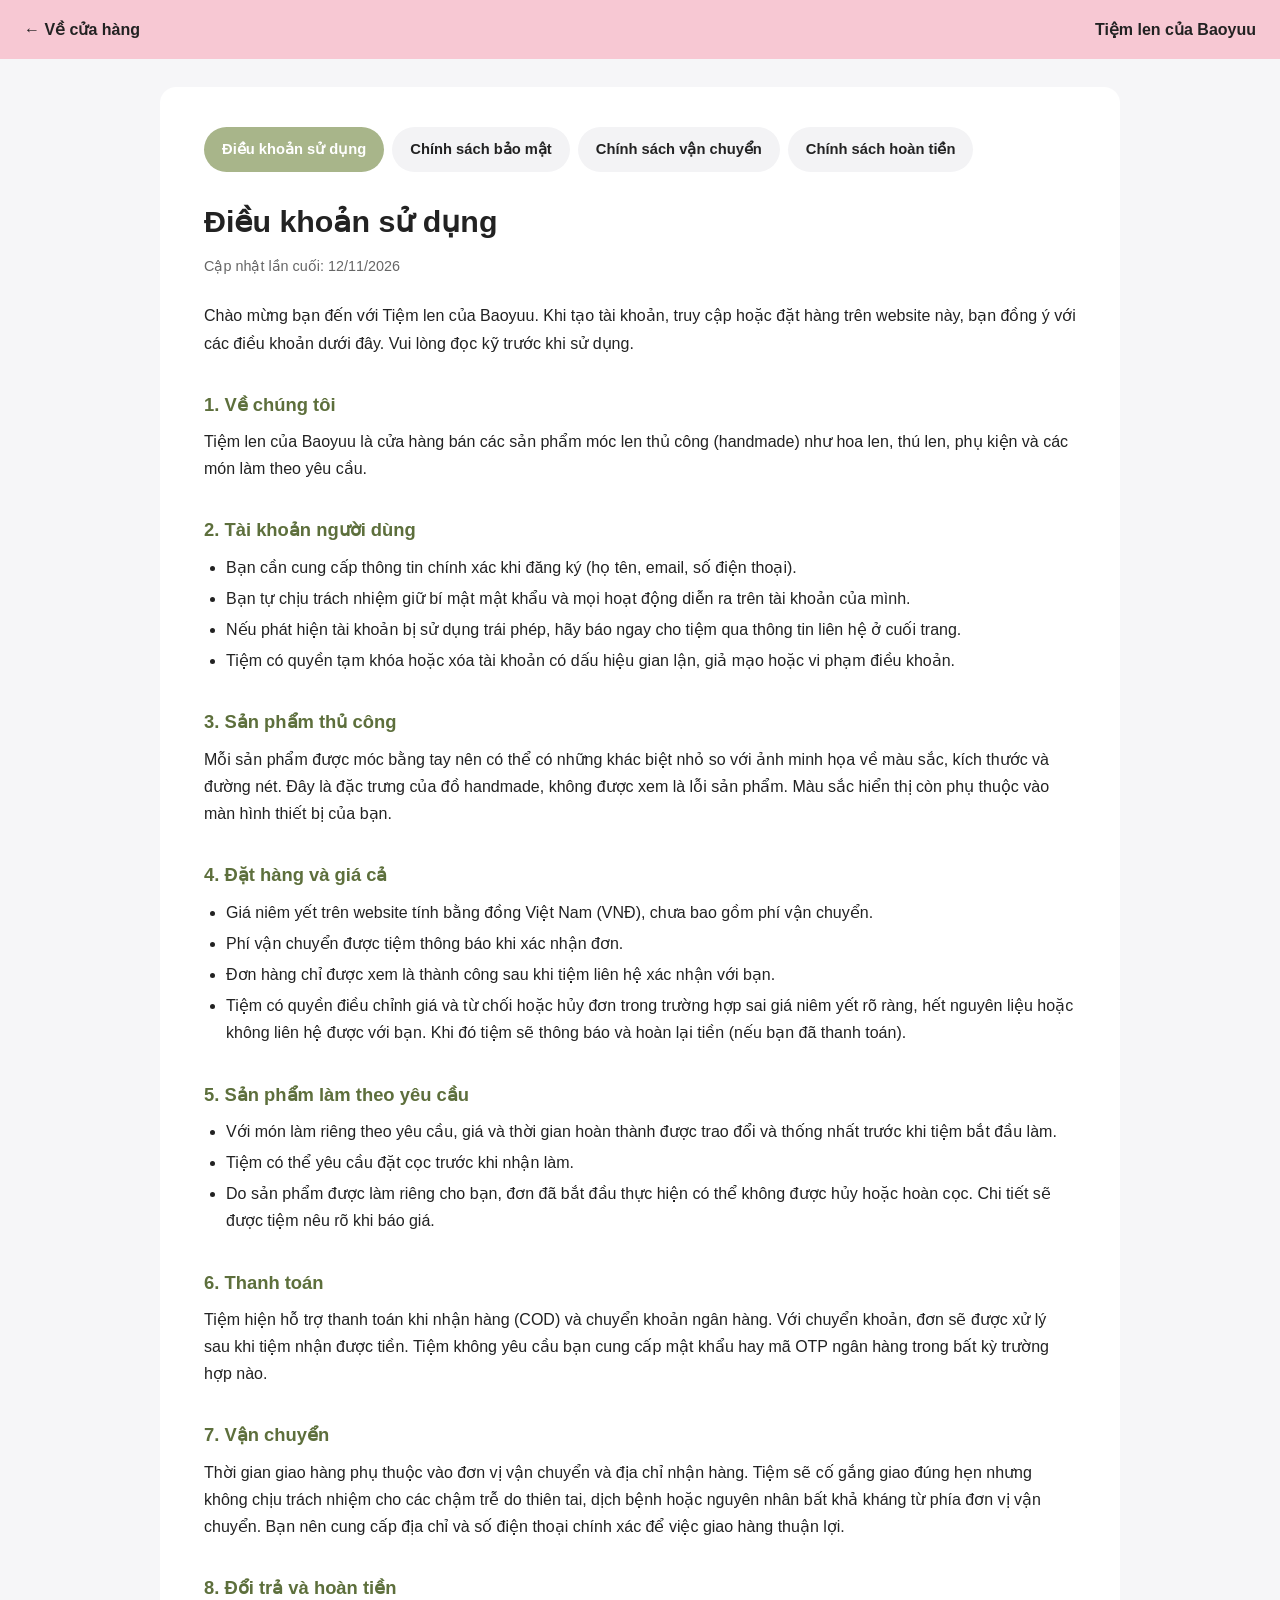
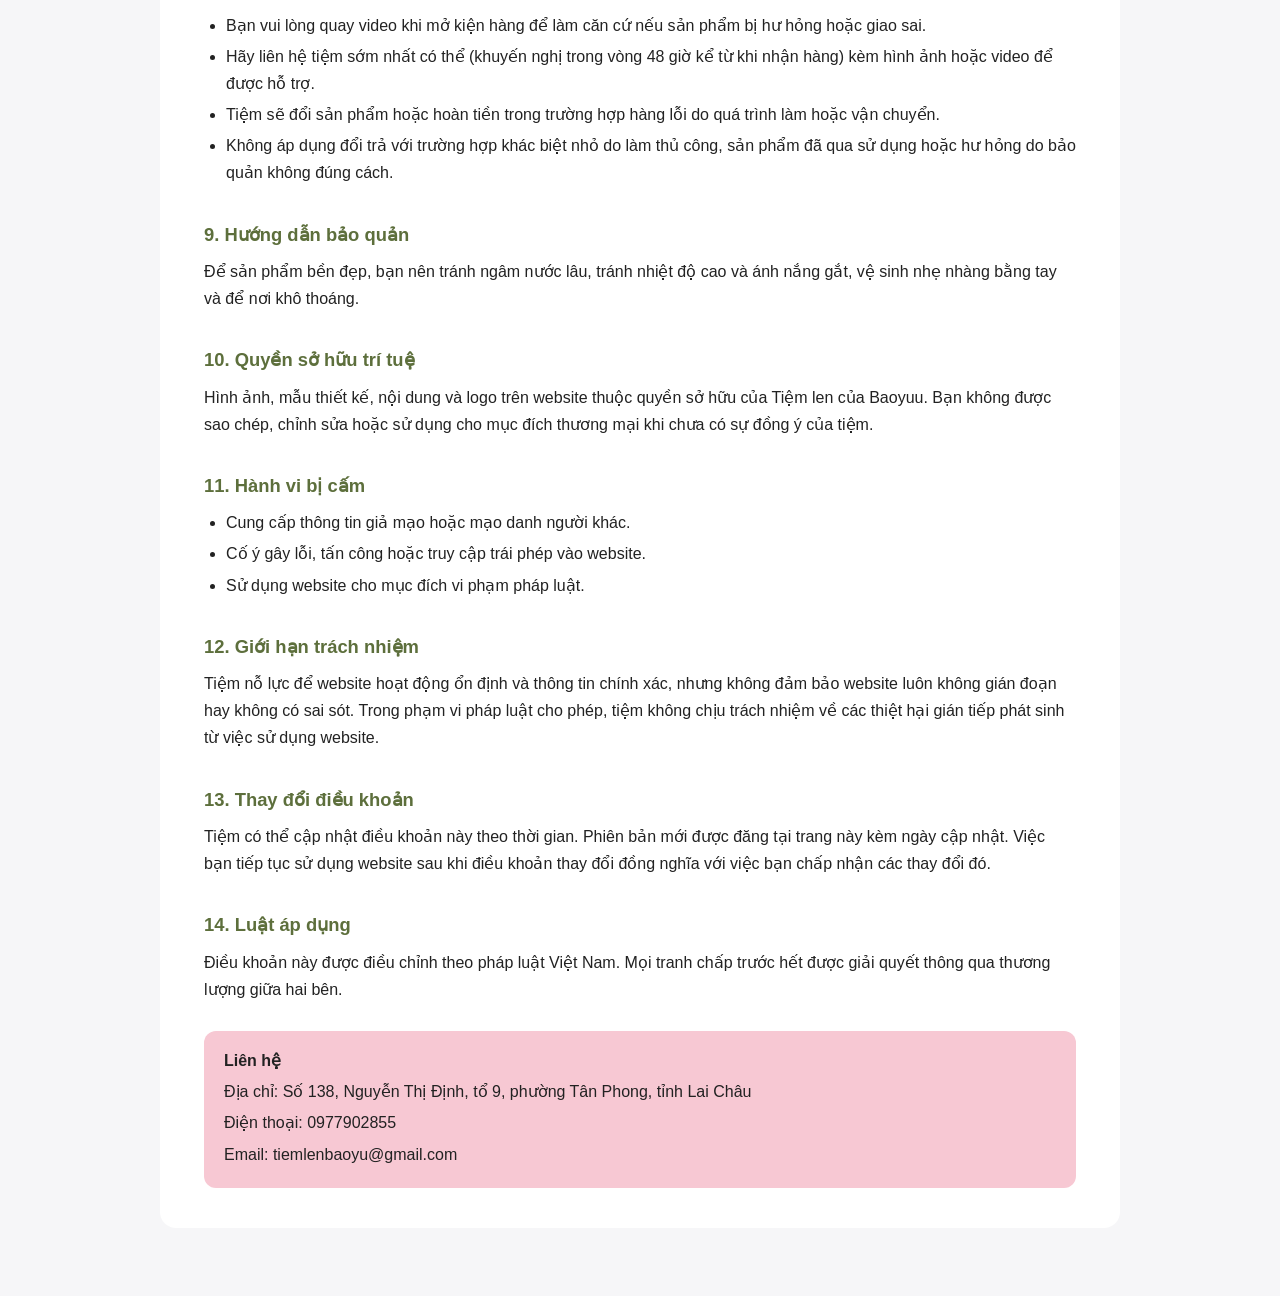
<file: dieu-khoan.html>
<!doctype html>
<html lang="vi">
<head>
  <meta charset="UTF-8">
  <meta name="viewport" content="width=device-width, initial-scale=1.0">
  <title>Điều khoản sử dụng | Tiệm len của Baoyuu</title>
  <link
    rel="stylesheet"
    href="style3.css">
</head>
<body>
  <div class="top">
    <a href="index.html">← Về cửa hàng</a>
    <a href="index.html#shop">Tiệm len của Baoyuu</a>
  </div>

  <main class="page">
    <article class="doc">
      <nav class="switch" aria-label="Chuyển trang">
        <a href="dieu-khoan.html" class="active">Điều khoản sử dụng</a>
        <a href="chinh-sach-bao-mat.html">Chính sách bảo mật</a>
        <a href="chinh-sach-van-chuyen.html"> Chính sách vận chuyển</a>
        <a href="chinh-sach-hoan-tien.html"> Chính sách hoàn tiền</a>
      </nav>

      <h1>Điều khoản sử dụng</h1>
      <p class="updated">Cập nhật lần cuối: 12/11/2026</p>

      <p>Chào mừng bạn đến với Tiệm len của Baoyuu. Khi tạo tài khoản, truy cập hoặc đặt hàng trên website này, bạn đồng ý với các điều khoản dưới đây. Vui lòng đọc kỹ trước khi sử dụng.</p>

      <h2>1. Về chúng tôi</h2>
      <p>Tiệm len của Baoyuu là cửa hàng bán các sản phẩm móc len thủ công (handmade) như hoa len, thú len, phụ kiện và các món làm theo yêu cầu.</p>

      <h2>2. Tài khoản người dùng</h2>
      <ul>
        <li>Bạn cần cung cấp thông tin chính xác khi đăng ký (họ tên, email, số điện thoại).</li>
        <li>Bạn tự chịu trách nhiệm giữ bí mật mật khẩu và mọi hoạt động diễn ra trên tài khoản của mình.</li>
        <li>Nếu phát hiện tài khoản bị sử dụng trái phép, hãy báo ngay cho tiệm qua thông tin liên hệ ở cuối trang.</li>
        <li>Tiệm có quyền tạm khóa hoặc xóa tài khoản có dấu hiệu gian lận, giả mạo hoặc vi phạm điều khoản.</li>
      </ul>

      <h2>3. Sản phẩm thủ công</h2>
      <p>Mỗi sản phẩm được móc bằng tay nên có thể có những khác biệt nhỏ so với ảnh minh họa về màu sắc, kích thước và đường nét. Đây là đặc trưng của đồ handmade, không được xem là lỗi sản phẩm. Màu sắc hiển thị còn phụ thuộc vào màn hình thiết bị của bạn.</p>

      <h2>4. Đặt hàng và giá cả</h2>
      <ul>
        <li>Giá niêm yết trên website tính bằng đồng Việt Nam (VNĐ), chưa bao gồm phí vận chuyển.</li>
        <li>Phí vận chuyển được tiệm thông báo khi xác nhận đơn.</li>
        <li>Đơn hàng chỉ được xem là thành công sau khi tiệm liên hệ xác nhận với bạn.</li>
        <li>Tiệm có quyền điều chỉnh giá và từ chối hoặc hủy đơn trong trường hợp sai giá niêm yết rõ ràng, hết nguyên liệu hoặc không liên hệ được với bạn. Khi đó tiệm sẽ thông báo và hoàn lại tiền (nếu bạn đã thanh toán).</li>
      </ul>

      <h2>5. Sản phẩm làm theo yêu cầu</h2>
      <ul>
        <li>Với món làm riêng theo yêu cầu, giá và thời gian hoàn thành được trao đổi và thống nhất trước khi tiệm bắt đầu làm.</li>
        <li>Tiệm có thể yêu cầu đặt cọc trước khi nhận làm.</li>
        <li>Do sản phẩm được làm riêng cho bạn, đơn đã bắt đầu thực hiện có thể không được hủy hoặc hoàn cọc. Chi tiết sẽ được tiệm nêu rõ khi báo giá.</li>
      </ul>

      <h2>6. Thanh toán</h2>
      <p>Tiệm hiện hỗ trợ thanh toán khi nhận hàng (COD) và chuyển khoản ngân hàng. Với chuyển khoản, đơn sẽ được xử lý sau khi tiệm nhận được tiền. Tiệm không yêu cầu bạn cung cấp mật khẩu hay mã OTP ngân hàng trong bất kỳ trường hợp nào.</p>

      <h2>7. Vận chuyển</h2>
      <p>Thời gian giao hàng phụ thuộc vào đơn vị vận chuyển và địa chỉ nhận hàng. Tiệm sẽ cố gắng giao đúng hẹn nhưng không chịu trách nhiệm cho các chậm trễ do thiên tai, dịch bệnh hoặc nguyên nhân bất khả kháng từ phía đơn vị vận chuyển. Bạn nên cung cấp địa chỉ và số điện thoại chính xác để việc giao hàng thuận lợi.</p>

      <h2>8. Đổi trả và hoàn tiền</h2>
      <ul>
        <li>Bạn vui lòng quay video khi mở kiện hàng để làm căn cứ nếu sản phẩm bị hư hỏng hoặc giao sai.</li>
        <li>Hãy liên hệ tiệm sớm nhất có thể (khuyến nghị trong vòng 48 giờ kể từ khi nhận hàng) kèm hình ảnh hoặc video để được hỗ trợ.</li>
        <li>Tiệm sẽ đổi sản phẩm hoặc hoàn tiền trong trường hợp hàng lỗi do quá trình làm hoặc vận chuyển.</li>
        <li>Không áp dụng đổi trả với trường hợp khác biệt nhỏ do làm thủ công, sản phẩm đã qua sử dụng hoặc hư hỏng do bảo quản không đúng cách.</li>
      </ul>

      <h2>9. Hướng dẫn bảo quản</h2>
      <p>Để sản phẩm bền đẹp, bạn nên tránh ngâm nước lâu, tránh nhiệt độ cao và ánh nắng gắt, vệ sinh nhẹ nhàng bằng tay và để nơi khô thoáng.</p>

      <h2>10. Quyền sở hữu trí tuệ</h2>
      <p>Hình ảnh, mẫu thiết kế, nội dung và logo trên website thuộc quyền sở hữu của Tiệm len của Baoyuu. Bạn không được sao chép, chỉnh sửa hoặc sử dụng cho mục đích thương mại khi chưa có sự đồng ý của tiệm.</p>

      <h2>11. Hành vi bị cấm</h2>
      <ul>
        <li>Cung cấp thông tin giả mạo hoặc mạo danh người khác.</li>
        <li>Cố ý gây lỗi, tấn công hoặc truy cập trái phép vào website.</li>
        <li>Sử dụng website cho mục đích vi phạm pháp luật.</li>
      </ul>

      <h2>12. Giới hạn trách nhiệm</h2>
      <p>Tiệm nỗ lực để website hoạt động ổn định và thông tin chính xác, nhưng không đảm bảo website luôn không gián đoạn hay không có sai sót. Trong phạm vi pháp luật cho phép, tiệm không chịu trách nhiệm về các thiệt hại gián tiếp phát sinh từ việc sử dụng website.</p>

      <h2>13. Thay đổi điều khoản</h2>
      <p>Tiệm có thể cập nhật điều khoản này theo thời gian. Phiên bản mới được đăng tại trang này kèm ngày cập nhật. Việc bạn tiếp tục sử dụng website sau khi điều khoản thay đổi đồng nghĩa với việc bạn chấp nhận các thay đổi đó.</p>

      <h2>14. Luật áp dụng</h2>
      <p>Điều khoản này được điều chỉnh theo pháp luật Việt Nam. Mọi tranh chấp trước hết được giải quyết thông qua thương lượng giữa hai bên.</p>

      <div class="contact">
        <strong>Liên hệ</strong>
        <p>Địa chỉ: Số 138, Nguyễn Thị Định, tổ 9, phường Tân Phong, tỉnh Lai Châu</p>
        <p>Điện thoại: 0977902855</p>
        <p>Email: tiemlenbaoyu@gmail.com</p>
      </div>
    </article>
  </main>
</body>
</html>
</file>
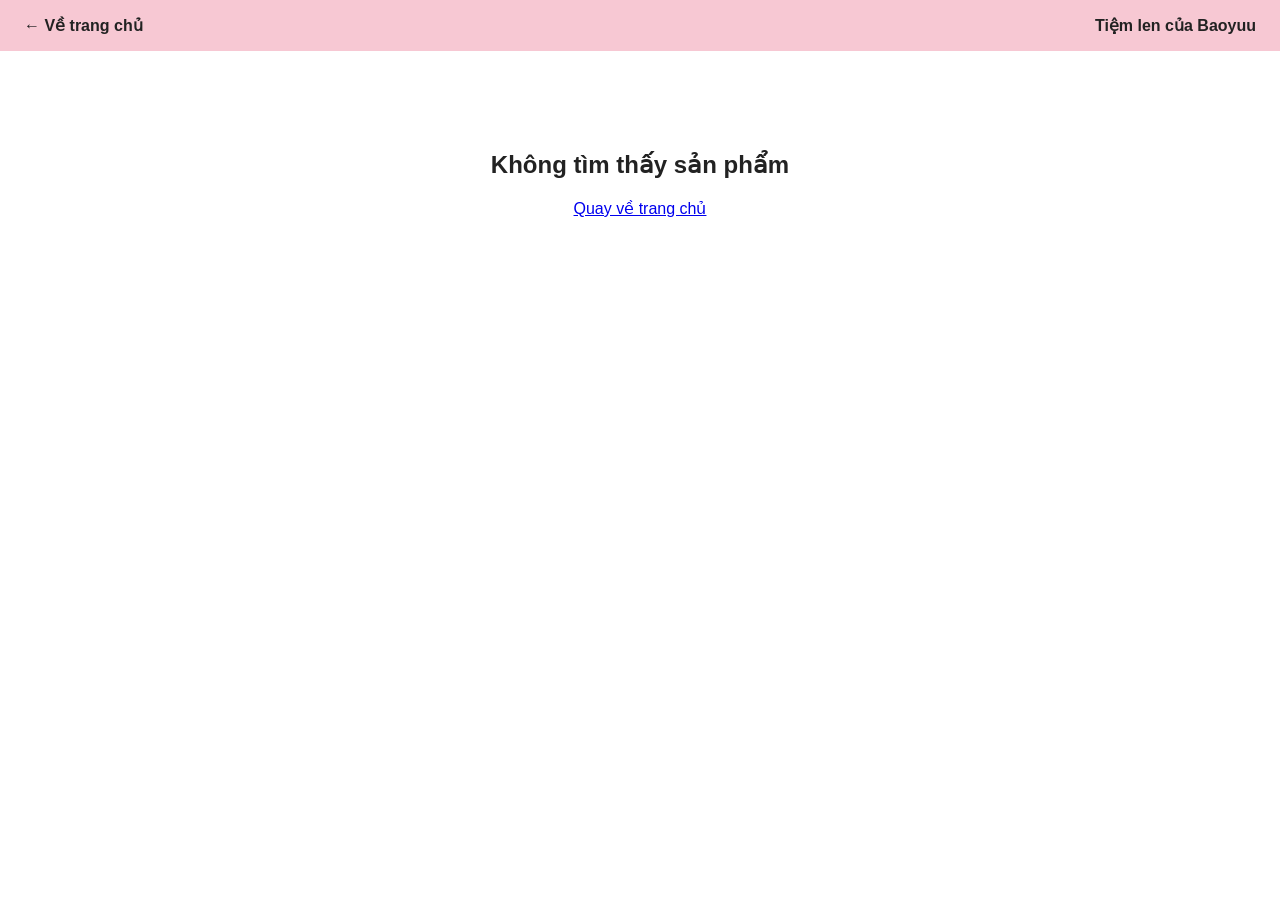
<file: san-pham.html>
<!doctype html>
<html lang="vi">
<head>
  <meta charset="UTF-8">
  <meta name="viewport" content="width=device-width, initial-scale=1.0">
  <title>Chi tiết sản phẩm | Tiệm len của Baoyuu</title>
  <link
    rel="stylesheet"
    href="san-pham.css">
</head>
<body>
  <div class="top">
    <a href="index.html">← Về trang chủ</a>
    <a href="index.html#shop">Tiệm len của Baoyuu</a>
  </div>

  <div id="app"></div>
  <div class="toast" id="toast"></div>

  <script src="products.js"></script>
  <script src="san-pham.js"></script>
</body>
</html>
</file>
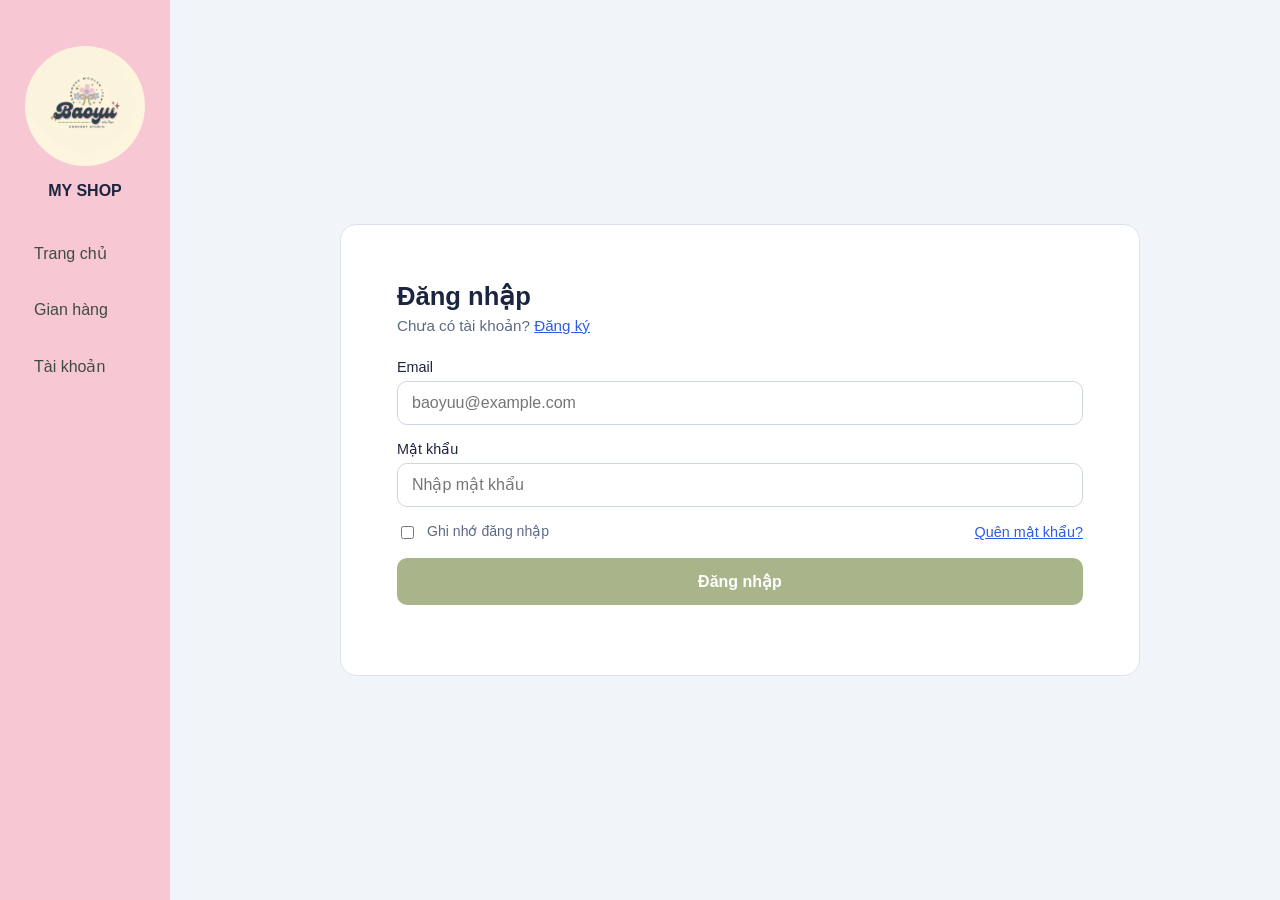
<file: tai-khoan.html>
<!doctype html>
<html lang="vi">
<head>
  <meta charset="UTF-8">
  <meta name="viewport" content="width=device-width, initial-scale=1.0">
  <title>Tài khoản của tôi | Tiệm len của Baoyuu</title>
  <link
    rel="stylesheet"
    href="tai-khoan.css">
</head>
<body>
  <div class="top">
    <a href="index.html">← Về cửa hàng</a>
    <a href="index.html#shop">Tiệm len của Baoyuu</a>
  </div>

  <div class="wrap">
    <aside class="box side">
      <div class="avatar" id="avatar"></div>
      <h3 id="sideName"></h3>
      <small id="sideEmail"></small><br>
      <label class="upload">Đổi ảnh đại diện<input type="file" id="avatarFile" accept="image/*"></label>
      <div class="tabs">
        <button type="button" class="tab active" data-tab="info">Thông tin cá nhân</button>
        <button type="button" class="tab" data-tab="orders">Đơn hàng của tôi</button>
      </div>
      <button type="button" class="logout" id="logoutBtn">Đăng xuất</button>
    </aside>

    <main class="box">
      <section id="tab-info">
        <h1>Thông tin cá nhân</h1>
        <form id="profileForm" novalidate>
          <div class="grid">
            <div class="field"><label for="name">Họ và tên</label><input id="name" type="text" autocomplete="name"><div class="error" id="err-name"></div></div>
            <div class="field"><label for="email">Email</label><input id="email" type="email" readonly></div>
            <div class="field"><label for="phone">Số điện thoại</label><input id="phone" type="tel" autocomplete="tel" placeholder="0912345678"><div class="error" id="err-phone"></div></div>
            <div class="field"><label for="birthday">Ngày sinh</label><input id="birthday" type="date"></div>
            <div class="field"><label for="gender">Giới tính</label>
              <select id="gender"><option value="">Chưa chọn</option><option value="nu">Nữ</option><option value="nam">Nam</option><option value="khac">Khác</option></select>
            </div>
            <div class="field full"><label for="address">Địa chỉ nhận hàng</label><textarea id="address" rows="3" placeholder="Số nhà, đường, phường/xã, tỉnh/thành phố"></textarea></div>
          </div>
          <button type="submit" class="save">Lưu thông tin</button><span id="msg"></span>
        </form>
      </section>

      <section id="tab-orders" hidden>
        <h1>Đơn hàng của tôi</h1>
        <div id="orderList"></div>
      </section>
    </main>
  </div>
  <script src="tai-khoan.js"></script>
</body>
</html>
</file>
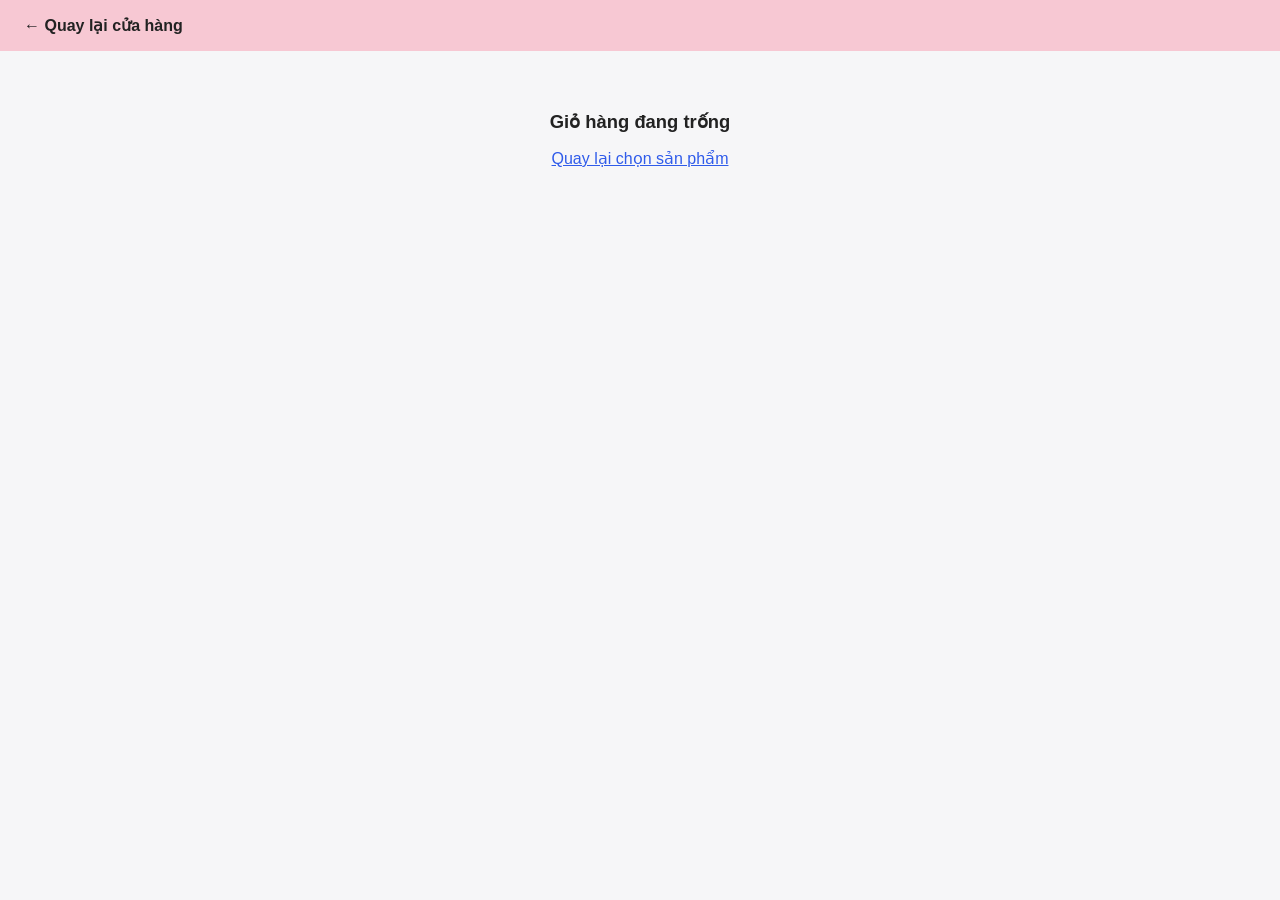
<file: thanh-toan.html>
<!doctype html>
<html lang="vi">
<head>
  <meta charset="UTF-8">
  <meta name="viewport" content="width=device-width, initial-scale=1.0">
  <title>Thanh toán | Tiệm len của Baoyuu</title>
  <link rel="stylesheet" href="thanh-toan.css">
</head>
<body>
  <div class="top"><a href="index.html">← Quay lại cửa hàng</a></div>
  <div id="app"></div>
<script src="thanh-toan.js"></script>
</body>
</html>
</file>
<file: style.css>
* {
    box-sizing: border-box;
}
/*full screen*/
body {
    margin-left: 200px;
    margin-right: 30px;
    height: 100vh;
    font-family: Arial, Helvetica, sans-serif;
    background-color: rgb(255, 252, 234);
}
/*thanh tìm kiếm*/
.search-box {
    display: flex;
    gap: 8px;
    justify-content: center;
    margin-top: 50px;
}

.search-box input {
    width: 600px;
    padding: 12px 20px;
    border: 1px solid #A9B7C6;
    border-radius: 20px;
    outline: none;
    background-color: aliceblue;
;
}
.search-box button , .cart-1st {
    padding: 10px 20px;
    border: none;
    border-radius: 20px;
    cursor: pointer;
    background-color: aliceblue;
    border: 1px solid #A9B7C6;
}

/*About us*/
/*.about-us{
    display: flex;
    flex-direction: row;
    justify-content: center;
    width: 100%;
    gap: 20px;
}*/
.about-us img{
    width: 100%;
    height: 430px;
    background-color: #f7c8d3;
    border-radius: 24px;
    color: #A8B58A;

    display: block;
    justify-content: center;
    align-items: center;
    text-align: center;
    margin-top: 30px;
}

 /*sp chính*/
.slider-wrap {
    margin-bottom: 15px;
    display: block;
    color: #000;
    position: relative;
    width: 100%;
    min-width: 0;
}
.slider-track {
    /*display: flex;
    flex-direction: row;*/

    display: flex;
    gap: 24px;
    overflow-x: auto;
    scroll-snap-type: x mandatory;
    scroll-behavior: smooth;
    scrollbar-width: none;  /* ẩn thanh cuộn trên Firefox */
    padding: 8px 4px;
}
.slider-track::-webkit-scrollbar { display: none; } /* ẩn thanh cuộn trên Edge/Chrome */

.slider-track .sp {
    flex: 0 0 calc((100% - 4 * 24px) / 5);
    scroll-snap-align: start;

    display: flex;
    flex-direction: column;
    width: 180px;
    height: 360px;
    align-items: center;
    text-align: center;
    gap: 6px;
    padding: 12px;
    background-color:#f7c8d3;
    border-radius: 24px;
    color: #404b3f;

}

.slider-btn {
    position: absolute;
    top: 50%;
    transform: translateY(-50%);
    z-index: 2;
    width: 42px;
    height: 42px;
    border: 0;
    border-radius: 50%;
    background: #fff;
    color: #333;
    font-size: 1.6rem;
    line-height: 1;
    cursor: pointer;
    box-shadow: 0 2px 8px rgba(0, 0, 0, .25);
}
.slider-btn.prev { left: 8px; }
.slider-btn.next { right: 8px; }
.slider-btn:disabled { opacity: .35; cursor: default; }

/* Màn hình nhỏ: hiện 2 sản phẩm */
@media (max-width: 760px) {
    .slider-track .product { flex-basis: calc((100% - 24px) / 2); }
}

.slider-track .sp img {
    width: 100%;
    aspect-ratio: 1/1;
    object-fit: cover;
    border-radius: 20px;
}

.slider-track .sp h3,
.slider-track .sp p {
    margin: 0;
    line-height: 1.25;
}

.slider-track .sp button{
    margin-top: 4px
}

.main-content {
    min-width: 0;
    overflow-x: hidden;
}

/*Thanh bên trái*/
.left {
    width: 170px;
    height: 100vh;
    background-color: #f7c8d3;
    padding: 30px 20px;
    position: fixed;
    top: 0;
    left: 0;
}

/*logo*/
.logo {
    text-align: center;
    margin: auto;
    margin-top: 16px;
    margin-bottom: 30px;
}
.logo img {
    height: 120px;
    width: 120px;
    display: block;
    margin: auto;
    margin-bottom: 16px;
    border-radius: 90px;
}


/*Thanh điều hướng*/
.left nav a{
    display: block;
    text-decoration: none;
    color: #404b3f;
    padding: 14px;
    margin-bottom: 10px;
    border-radius: 8px;
}
.left nav a:hover {
    background-color: #A8B58A;
}

/*cuối trang*/
#footer {
    display: flex;
    justify-content: space-between;
    gap: 60px;
    padding: 40px;
    background-color:#2D3A47;
    margin-left: -30px;
    color: #f7c8d3;
}

.footer-column {
    flex: 1;
}

.footer-column h2 {
    font-size: 20px;
    margin-bottom: 15px;
}


.follow {
   display: flex;
   flex-direction: column;
   gap: 10px;
}
.follow a{
    color: #f7c8d3;
}

/*giỏ hàng pop up - ẩn*/
.cart-overlay {
    position: fixed;
    top: 0;
    right: -350px;
    width: 320px;
    height: 100%;
    background-color: #fff;
    box-shadow: -2px 0 8px rgba(0,0,0,0.2);
    padding: 16px;
    transition: right 0.3s;
    z-index: 1000;
}
.cart-overlay.open {
    right: 0
}

/*khung giỏ hàng pop up*/
.cart-content {
    display: flex;
    flex-direction: column;
    align-items: flex-start;
    gap: 8px;
}

.cart-item {
    display: flex;
    flex-direction: column;
    gap: 16px;   
    font-size: 14px;
}

.item-name {
    font-weight: bold;
    display: block;
}

.cart-summary {
    margin-top: 15px;
    padding-top: 10px;
    border-top: 2px solid #333;
    font-size: 16px;
}
.empty-cart {
    font-style: italic;
}

.note-label {
    display: block;
    margin: 18px 0 6px;
    font-weight: 700;
}
#cart-note {
    width: 100%;
    padding: 10px 12px;
    font: inherit;
    border: 1.5px solid #ccc;
    border-radius: 10px;
    resize: vertical;
}
#cart-note:focus-visible { outline: 3px solid #A8B58A; outline-offset: 2px; }

.checkout-btn {
    width: 100%;
    margin-top: 14px;
    padding: 14px;
    border: 0;
    border-radius: 10px;
    background: #A8B58A;
    color: #fff;
    font: inherit;
    font-weight: 700;
    font-size: 1rem;
    cursor: pointer;
}
.checkout-btn:hover { filter: brightness(.95); }

/* ===== GIỎ HÀNG: DANH SÁCH CUỘN ĐƯỢC, TỔNG TIỀN CỐ ĐỊNH ===== */
.cart-content {
    height: 100%;
    overflow: hidden;
}
#cart-items {
    flex: 1 1 auto;
    min-height: 0;          /* thiếu dòng này là không cuộn được */
    width: 100%;
    overflow-y: auto;
    padding-right: 6px;
}
.close-cart,
.cart-content > h2,
.cart-summary,
.note-label,
#cart-note,
.checkout-btn {
    flex-shrink: 0;
}
.cart-summary { width: 100%; }

/* ===== NÚT − VÀ + TRONG GIỎ ===== */
.qty-box {
    display: inline-flex;
    align-items: center;
    gap: 4px;
    background: #fff;
    border-radius: 999px;
    padding: 3px;
}
.qty-box span {
    min-width: 28px;
    text-align: center;
    font-weight: 700;
}
.qty-btn {
    width: 30px;
    height: 30px;
    border: 0;
    border-radius: 50%;
    background: #A8B58A;
    color: #fff;
    font-size: 1.1rem;
    line-height: 1;
    font-weight: 700;
    cursor: pointer;
    display: grid;
    place-items: center;
}
.qty-btn:hover { filter: brightness(.92); }
.qty-btn:active { transform: scale(.92); }

/* ===== NÚT ✕ ĐÓNG GIỎ ===== */
.close-cart {
    width: 38px;
    height: 38px;
    border: 0;
    border-radius: 50%;
    background: #f7c8d3;
    color: #222;
    font-size: 1.1rem;
    cursor: pointer;
    display: grid;
    place-items: center;
}
.close-cart:hover { filter: brightness(.93); }

/* ===== NÚT 🛒 TRÊN THẺ SẢN PHẨM ===== */
.cart-1st {
    min-width: 64px;
    height: 38px;
    padding: 0 18px;
    border: 0;
    border-radius: 999px;
    background: aliceblue;
    color: #fff;
    font-size: 1.1rem;
    cursor: pointer;
    transition: transform .1s, filter .15s;
}
.cart-1st:hover { filter: brightness(.92); }
.cart-1st:active { transform: scale(.94); }

/* ===== NÚT THANH TOÁN ===== */
.checkout-btn {
    border-radius: 999px;
    transition: filter .15s, transform .1s;
}
.checkout-btn:active { transform: scale(.98); }
</file>
<file: style2.css>
* {
  box-sizing: border-box;
}

body {
  margin: 0;
  min-height: 100vh;
  display: grid;
  place-items: center;
  padding: 20px;
  background: #f1f4f9;
  font-family:Arial, Helvetica, sans-serif;
  color: #1c2540;
  margin-left: 200px;
  height: 100vh;
}

/*Thanh bên trái*/
.left {
  width: 170px;
  height: 100vh;
  background-color: #f7c8d3;
  padding: 30px 20px;
  position: fixed;
  top: 0;
  left: 0;
}

/*logo*/
.logo {
  text-align: center;
  margin: auto;
  margin-top: 16px;
  margin-bottom: 30px;
}
.logo img {
  height: 120px;
  width: 120px;
  display: block;
  margin: auto;
  margin-bottom: 16px;
  border-radius: 90px;
}

/*Thanh điều hướng*/
.left nav a{
  display: block;
  text-decoration: none;
  color: #404b3f;
  padding: 14px;
  margin-bottom: 10px;
  border-radius: 8px;
}
.left nav a:hover {
  background-color: #A8B58A;
}

.card {
  width: 100%;
  max-width: 800px;
  background: #fff;
  padding: 56px 56px;
  border-radius: 16px;
  border: 1px solid #dde3ee;
}

h1{
  margin: 0 0 6px; font-size: 1.6rem;
}
.sub { margin: 0 0 24px; color: #5d6a85; font-size: .95rem; }
a { color: #2f5bea; }

.field { margin-bottom: 16px; }
label { display: block; margin-bottom: 6px; font-size: .9rem; font-weight: 500; }

input[type="text"],
input[type="email"],
input[type="tel"],
input[type="password"] {
  width: 100%;
  padding: 12px 14px;
  font: inherit;
  border: 1.5px solid #cdd5e4;
  border-radius: 10px;
}

input:focus-visible { outline: 3px solid #2f5bea; outline-offset: 2px; }
input.invalid { border-color: #c73a3a; }

.error { display: block; color: #c73a3a; font-size: .82rem; margin-top: 5px; }

.check { display: flex; gap: 10px; font-size: .88rem; color: #5d6a85; margin: 8px 0; }
.check input { margin-top: 3px; }

button {
  width: 100%;
  margin-top: 16px;
  padding: 14px;
  font: inherit;
  font-weight: 700;
  color: #fff;
  background:#A8B58A;
  border: 0;
  border-radius: 10px;
  cursor: pointer;
}
button:hover { background:#A8B58A; }
button:disabled { opacity: .6; cursor: wait; }

#result { text-align: center; font-size: .92rem; margin-top: 14px; }

.row {
  display: flex;
  justify-content: space-between;
  align-items: center;
  margin-top: 4px;
  font-size: .9rem;
}
.row .check { margin: 0; }
</file>
<file: style3.css>
* { box-sizing: border-box; }
body { margin: 0; font-family: Arial, sans-serif; background: #f6f6f8; color: #222; line-height: 1.7; }

.top { background: #f7c8d3; padding: 16px 24px; display: flex; justify-content: space-between; flex-wrap: wrap; gap: 8px; }
.top a { color: #222; text-decoration: none; font-weight: 700; }

.page { max-width: 1000px; margin: 28px auto; padding: 0 20px 40px; }
.doc { background: #fff; border-radius: 16px; padding: 40px 44px; }

.switch { display: flex; gap: 8px; margin-bottom: 24px; flex-wrap: wrap; }
.switch a { padding: 10px 18px; border-radius: 999px; background: #f3f3f5; color: #222; text-decoration: none; font-weight: 700; font-size: .92rem; }
.switch a.active { background: #A8B58A; color: #fff; }

h1 { margin: 0 0 6px; font-size: 1.9rem; }
.updated { color: #666; font-size: .9rem; margin: 0 0 24px; }
h2 { margin: 32px 0 8px; font-size: 1.15rem; color: #5d6f3c; }
p { margin: 8px 0; }
ul { margin: 8px 0; padding-left: 22px; }
li { margin: 4px 0; }

.contact { background: #f7c8d3; border-radius: 12px; padding: 16px 20px; margin-top: 28px; }
.contact p { margin: 4px 0; }

@media (max-width: 640px) {
    .doc { padding: 26px 20px; }
    h1 { font-size: 1.5rem; }
}
</file>
<file: san-pham.css>
* { box-sizing: border-box; }
body { margin: 0; font-family: Arial, sans-serif; background: #fff; color: #222; }
.top { background: #f7c8d3; padding: 16px 24px; display: flex; justify-content: space-between; align-items: center; }
.top a { color: #222; text-decoration: none; font-weight: 700; }
.wrap { max-width: 1000px; margin: 32px auto; padding: 0 20px; display: grid; grid-template-columns: 1fr 1fr; gap: 40px; }
.photo img { width: 100%; aspect-ratio: 1 / 1; object-fit: cover; border-radius: 24px; background: #f7c8d3; }
.cat { color: #A8B58A; font-weight: 700; margin: 0 0 8px; }
h1 { margin: 0 0 12px; font-size: 2rem; }
.price { font-size: 1.6rem; font-weight: 700; color: #c2476a; margin: 0 0 20px; }
.desc { line-height: 1.6; margin-bottom: 20px; }
.specs { list-style: none; padding: 0; margin: 0 0 24px; }
.specs li { padding: 8px 0; border-bottom: 1px solid #eee; }
.specs b { display: inline-block; width: 110px; }
.buy { display: flex; gap: 14px; align-items: center; flex-wrap: wrap; }
.qty { display: flex; align-items: center; border: 1.5px solid #ccc; border-radius: 10px; overflow: hidden; }
.qty button { width: 38px; height: 42px; border: 0; background: #fff; font-size: 1.2rem; cursor: pointer; }
.qty span { min-width: 40px; text-align: center; font-weight: 700; }
#addBtn { flex: 1; min-width: 180px; height: 46px; border: 0; border-radius: 10px; background: #A8B58A; color: #fff; font-weight: 700; font-size: 1rem; cursor: pointer; }
#addBtn:hover { filter: brightness(.95); }
.toast { position: fixed; top: 20px; left: 50%; transform: translateX(-50%); background: #A8B58A; color: #fff; padding: 12px 22px; border-radius: 999px; font-weight: 700; box-shadow: 0 4px 14px rgba(0,0,0,.2); display: none; z-index: 99; }
.toast a { color: #fff; margin-left: 10px; }
.notfound { text-align: center; padding: 80px 20px; }
@media (max-width: 760px) { .wrap { grid-template-columns: 1fr; gap: 20px; } }
</file>
<file: tai-khoan.css>
* { box-sizing: border-box; }

body { 
    margin: 0; 
    font-family: Arial, sans-serif; 
    background: #f6f6f8; 
    color: #222; 
}

.top { 
    background: #f7c8d3; 
    padding: 16px 24px; 
    display: flex; 
    justify-content: space-between; 
}

.top a { 
    color: #222; 
    text-decoration: none; 
    font-weight: 700; 
}

.wrap { 
    max-width: 1000px; 
    margin: 28px auto; 
    padding: 0 20px; 
    display: grid; 
    grid-template-columns: 260px 1fr; 
    gap: 24px; 
    align-items: start; 
}

.box { 
    background: #fff; 
    border-radius: 16px; 
    padding: 24px; 
}

.side { text-align: center; }

.avatar { width: 110px; height: 110px; border-radius: 50%; margin: 0 auto 12px; background: #f7c8d3; color: #A8B58A; display: grid; place-items: center; font-size: 2.6rem; font-weight: 700; overflow: hidden; }
.avatar img { width: 100%; height: 100%; object-fit: cover; }
.side h3 { margin: 0 0 2px; }
.side small { color: #666; word-break: break-all; }
.upload { display: inline-block; margin: 12px 0 18px; font-size: .88rem; color: #2f5bea; cursor: pointer; }
.upload input { display: none; }
.tabs { display: grid; gap: 8px; }
.tab, .logout { width: 100%; padding: 12px; border: 0; border-radius: 10px; background: #f3f3f5; font: inherit; font-weight: 700; cursor: pointer; }
.tab.active { background: #A8B58A; color: #fff; }
.logout { margin-top: 12px; background: #fff; border: 1.5px solid #c73a3a; color: #c73a3a; }

h1 { margin: 0 0 18px; font-size: 1.4rem; }
.grid { display: grid; grid-template-columns: 1fr 1fr; gap: 14px 18px; }
.field.full { grid-column: 1 / -1; }
label { display: block; font-weight: 700; font-size: .9rem; margin-bottom: 6px; }
input[type=text], input[type=tel], input[type=email], input[type=date], select, textarea {
    width: 100%; padding: 12px 14px; font: inherit; border: 1.5px solid #ccc; border-radius: 10px; background: #fff;
}
input[readonly] { background: #f3f3f5; color: #666; }
input:focus-visible, select:focus-visible, textarea:focus-visible { outline: 3px solid #A8B58A; outline-offset: 2px; }
.invalid { border-color: #c73a3a !important; }
.error { color: #c73a3a; font-size: .82rem; margin-top: 4px; min-height: 1em; }
.save { margin-top: 18px; padding: 14px 28px; border: 0; border-radius: 10px; background: #A8B58A; color: #fff; font: inherit; font-weight: 700; cursor: pointer; }
.save:hover { filter: brightness(.95); }
#msg { margin-left: 14px; color: #1b8a57; font-weight: 700; }

.order { border: 1.5px solid #eee; border-radius: 12px; padding: 14px; margin-bottom: 14px; }
.order-head { display: flex; justify-content: space-between; flex-wrap: wrap; gap: 6px; margin-bottom: 8px; }
.order li { margin: 4px 0; }
.order ul { margin: 6px 0; padding-left: 18px; }
.badge { background: #f7c8d3; border-radius: 999px; padding: 2px 10px; font-size: .8rem; font-weight: 700; }
.empty { color: #666; text-align: center; padding: 30px 0; }
@media (max-width: 760px) { .wrap { grid-template-columns: 1fr; } .grid { grid-template-columns: 1fr; } }
</file>
<file: thanh-toan.css>
* { box-sizing: border-box; }
body { margin: 0; font-family: Arial, sans-serif; background: #f6f6f8; color: #222; }
.top { background: #f7c8d3; padding: 16px 24px; }
.top a { color: #222; text-decoration: none; font-weight: 700; }
.wrap { max-width: 1000px; margin: 28px auto; padding: 0 20px; display: grid; grid-template-columns: 1.1fr .9fr; gap: 24px; }
.box { background: #fff; border-radius: 16px; padding: 24px; }
h1 { margin: 0 0 16px; font-size: 1.5rem; }
h2 { margin: 0 0 14px; font-size: 1.15rem; }
.field { margin-bottom: 14px; }
label { display: block; font-weight: 700; margin-bottom: 6px; font-size: .92rem; }
input[type=text], input[type=tel], textarea {
    width: 100%; padding: 12px 14px; font: inherit;
    border: 1.5px solid #ccc; border-radius: 10px;
}
input:focus-visible, textarea:focus-visible { outline: 3px solid #A8B58A; outline-offset: 2px; }
.invalid { border-color: #c73a3a !important; }
.error { color: #c73a3a; font-size: .82rem; margin-top: 4px; min-height: 1em; }
.pay { display: flex; gap: 10px; align-items: flex-start; padding: 12px; border: 1.5px solid #ddd; border-radius: 10px; margin-bottom: 10px; cursor: pointer; font-weight: 400; }
.pay input { margin-top: 3px; }
.pay small { display: block; color: #666; margin-top: 2px; }
#bankInfo { display: none; background: #f7f7f2; border-radius: 10px; padding: 12px 14px; font-size: .92rem; line-height: 1.6; margin-bottom: 10px; }

.item { display: flex; gap: 12px; align-items: center; padding: 10px 0; border-bottom: 1px solid #eee; }
.item img { width: 56px; height: 56px; object-fit: cover; border-radius: 10px; }
.item .info { flex: 1; min-width: 0; font-size: .92rem; }
.item .info b { display: block; }
.row { display: flex; justify-content: space-between; padding: 8px 0; }
.total { font-size: 1.2rem; font-weight: 700; border-top: 2px solid #222; margin-top: 8px; padding-top: 12px; }
.note-view { background: #f7c8d3; border-radius: 10px; padding: 10px 12px; margin: 12px 0; font-size: .9rem; }

.btn { width: 100%; padding: 14px; border: 0; border-radius: 10px; background: #A8B58A; color: #fff; font: inherit; font-weight: 700; font-size: 1rem; cursor: pointer; margin-top: 8px; }
.btn:hover { filter: brightness(.95); }
.btn:disabled { opacity: .6; cursor: wait; }
.center { text-align: center; padding: 60px 20px; }
.center a { color: #2f5bea; }
@media (max-width: 760px) { .wrap { grid-template-columns: 1fr; } }
</file>
